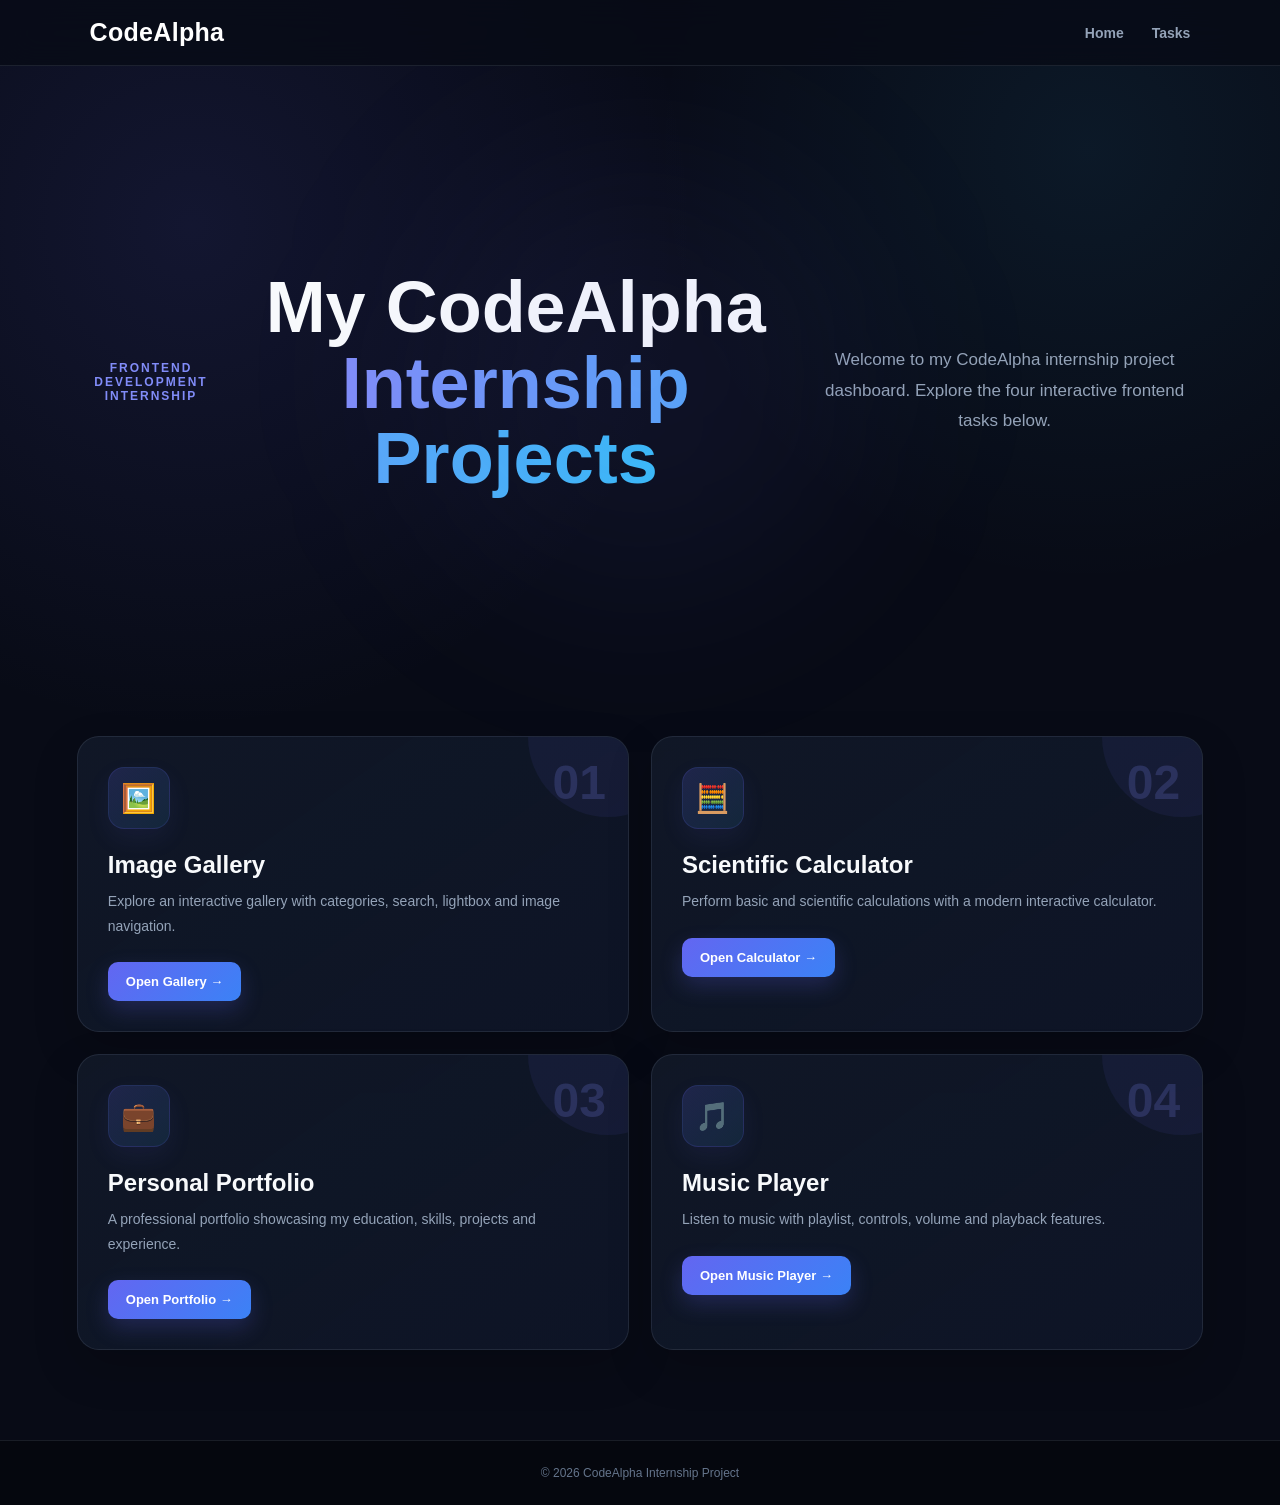
<file: index.html>
<!DOCTYPE html>
<html lang="en">

<head>
    <meta charset="UTF-8">
    <meta name="viewport" content="width=device-width, initial-scale=1.0">

    <title>CodeAlpha Internship</title>

    <link rel="stylesheet" href="style.css">
</head>

<body>

    <header class="header">
        <div class="logo">CodeAlpha</div>

        <nav>
            <a href="#">Home</a>
            <a href="#tasks">Tasks</a>
        </nav>
    </header>


    <main>

        <section class="hero">

            <p class="subtitle">FRONTEND DEVELOPMENT INTERNSHIP</p>

            <h1>
                My CodeAlpha
                <span>Internship Projects</span>
            </h1>

            <p class="description">
                Welcome to my CodeAlpha internship project dashboard.
                Explore the four interactive frontend tasks below.
            </p>

        </section>


        <section class="tasks" id="tasks">

            <div class="task-card">

                <div class="task-number">01</div>

                <div class="task-icon">🖼️</div>

                <h2>Image Gallery</h2>

                <p>
                    Explore an interactive gallery with categories,
                    search, lightbox and image navigation.
                </p>

                <button onclick="openTask('gallery')">
                    Open Gallery →
                </button>

            </div>


            <div class="task-card">

                <div class="task-number">02</div>

                <div class="task-icon">🧮</div>

                <h2>Scientific Calculator</h2>

                <p>
                    Perform basic and scientific calculations
                    with a modern interactive calculator.
                </p>

                <button onclick="openTask('calculator')">
                    Open Calculator →
                </button>

            </div>


            <div class="task-card">

                <div class="task-number">03</div>

                <div class="task-icon">💼</div>

                <h2>Personal Portfolio</h2>

                <p>
                    A professional portfolio showcasing my
                    education, skills, projects and experience.
                </p>

                <button onclick="openTask('portfolio')">
                    Open Portfolio →
                </button>

            </div>


            <div class="task-card">

                <div class="task-number">04</div>

                <div class="task-icon">🎵</div>

                <h2>Music Player</h2>

                <p>
                    Listen to music with playlist, controls,
                    volume and playback features.
                </p>

                <button onclick="openTask('music-player')">
                    Open Music Player →
                </button>

            </div>

        </section>

    </main>


    <footer>

        <p>
            © 2026 CodeAlpha Internship Project
        </p>

    </footer>


    <script src="script.js"></script>

</body>

</html>
</file>
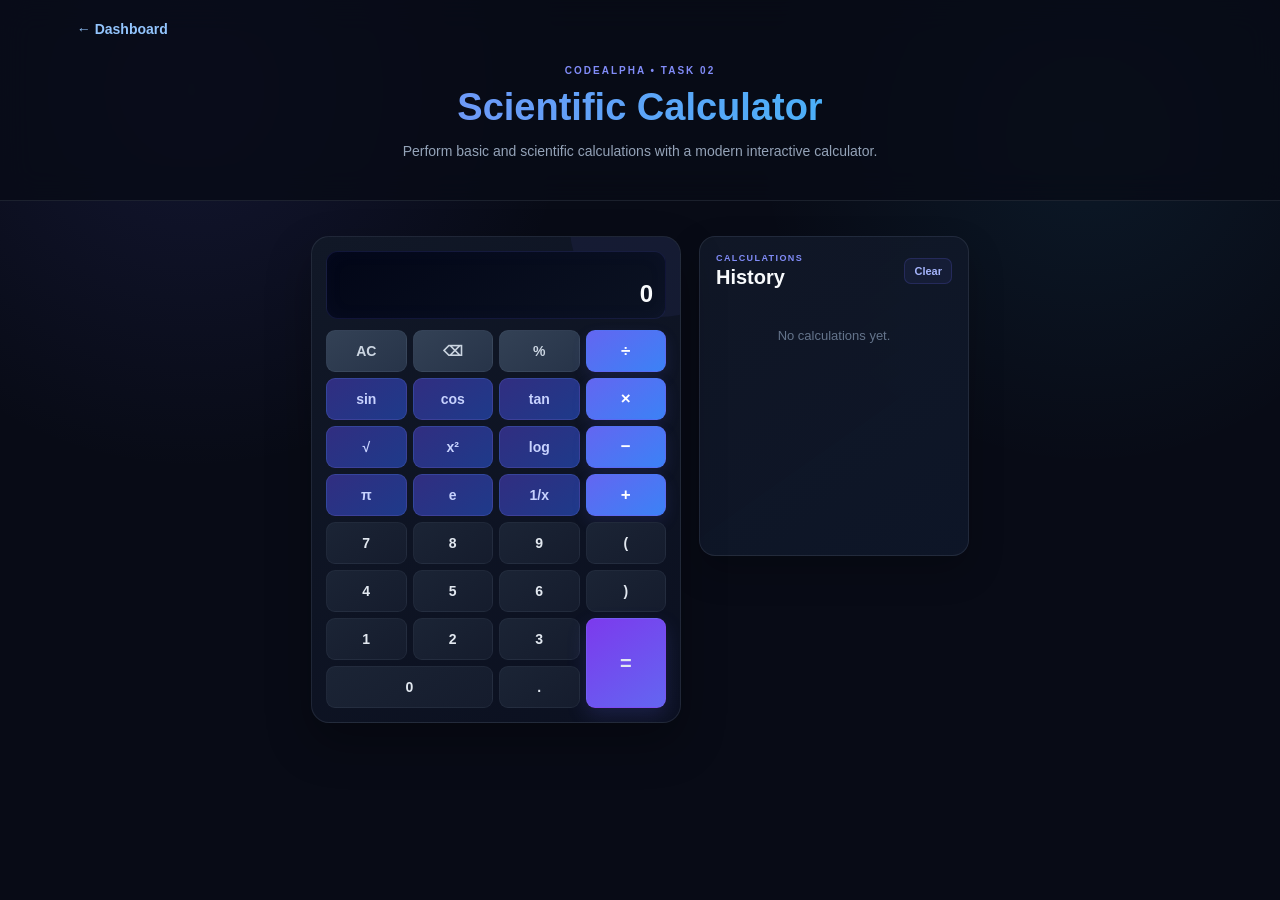
<file: calculator/calculator.html>
<!DOCTYPE html>
<html lang="en">

<head>

    <meta charset="UTF-8">

    <meta name="viewport" content="width=device-width, initial-scale=1.0">

    <title>Scientific Calculator</title>

    <link rel="stylesheet" href="calculator.css">

</head>

<body>

    <!-- =========================
         Top Header
    ========================== -->

    <header class="calculator-header">

        <a href="../index.html" class="back-button">
            ← Dashboard
        </a>

        <div class="header-content">

            <p class="small-title">
                CODEALPHA • TASK 02
            </p>

            <h1>
                Scientific Calculator
            </h1>

            <p>
                Perform basic and scientific calculations with
                a modern interactive calculator.
            </p>

        </div>

    </header>


    <!-- =========================
         Main Calculator Area
    ========================== -->

    <main class="calculator-page">

        <section class="calculator-wrapper">


            <!-- Calculator -->

            <div class="calculator">


                <!-- Display -->

                <div class="display-area">

                    <div
                        class="expression"
                        id="expression">
                    </div>

                    <input
                        type="text"
                        id="display"
                        class="display"
                        readonly
                        value="0"
                    >

                </div>


                <!-- Buttons -->

                <div class="buttons">


                    <!-- Row 1 -->

                    <button
                        class="function"
                        data-action="clear">
                        AC
                    </button>

                    <button
                        class="function"
                        data-action="delete">
                        ⌫
                    </button>

                    <button
                        class="function"
                        data-value="%">
                        %
                    </button>

                    <button
                        class="operator"
                        data-value="/">
                        ÷
                    </button>


                    <!-- Row 2 -->

                    <button
                        class="scientific"
                        data-action="sin">
                        sin
                    </button>

                    <button
                        class="scientific"
                        data-action="cos">
                        cos
                    </button>

                    <button
                        class="scientific"
                        data-action="tan">
                        tan
                    </button>

                    <button
                        class="operator"
                        data-value="*">
                        ×
                    </button>


                    <!-- Row 3 -->

                    <button
                        class="scientific"
                        data-action="sqrt">
                        √
                    </button>

                    <button
                        class="scientific"
                        data-action="square">
                        x²
                    </button>

                    <button
                        class="scientific"
                        data-action="log">
                        log
                    </button>

                    <button
                        class="operator"
                        data-value="-">
                        −
                    </button>


                    <!-- Row 4 -->

                    <button
                        class="scientific"
                        data-action="pi">
                        π
                    </button>

                    <button
                        class="scientific"
                        data-action="e">
                        e
                    </button>

                    <button
                        class="scientific"
                        data-action="reciprocal">
                        1/x
                    </button>

                    <button
                        class="operator"
                        data-value="+">
                        +
                    </button>


                    <!-- Row 5 -->

                    <button data-value="7">
                        7
                    </button>

                    <button data-value="8">
                        8
                    </button>

                    <button data-value="9">
                        9
                    </button>

                    <button data-value="(">
                        (
                    </button>


                    <!-- Row 6 -->

                    <button data-value="4">
                        4
                    </button>

                    <button data-value="5">
                        5
                    </button>

                    <button data-value="6">
                        6
                    </button>

                    <button data-value=")">
                        )
                    </button>


                    <!-- Row 7 -->

                    <button data-value="1">
                        1
                    </button>

                    <button data-value="2">
                        2
                    </button>

                    <button data-value="3">
                        3
                    </button>

                    <button
                        class="equal"
                        data-action="calculate">
                        =
                    </button>


                    <!-- Row 8 -->

                    <button
                        class="zero"
                        data-value="0">
                        0
                    </button>

                    <button data-value=".">
                        .
                    </button>

                </div>

            </div>


            <!-- =========================
                 History
            ========================== -->

            <aside class="history-panel">

                <div class="history-header">

                    <div>

                        <p class="history-label">
                            CALCULATIONS
                        </p>

                        <h2>
                            History
                        </h2>

                    </div>

                    <button
                        id="clearHistory"
                        class="clear-history">
                        Clear
                    </button>

                </div>


                <div
                    class="history-list"
                    id="historyList">

                    <p class="empty-history">
                        No calculations yet.
                    </p>

                </div>

            </aside>

        </section>

    </main>


    <script src="calculator.js"></script>

</body>

</html>
</file>
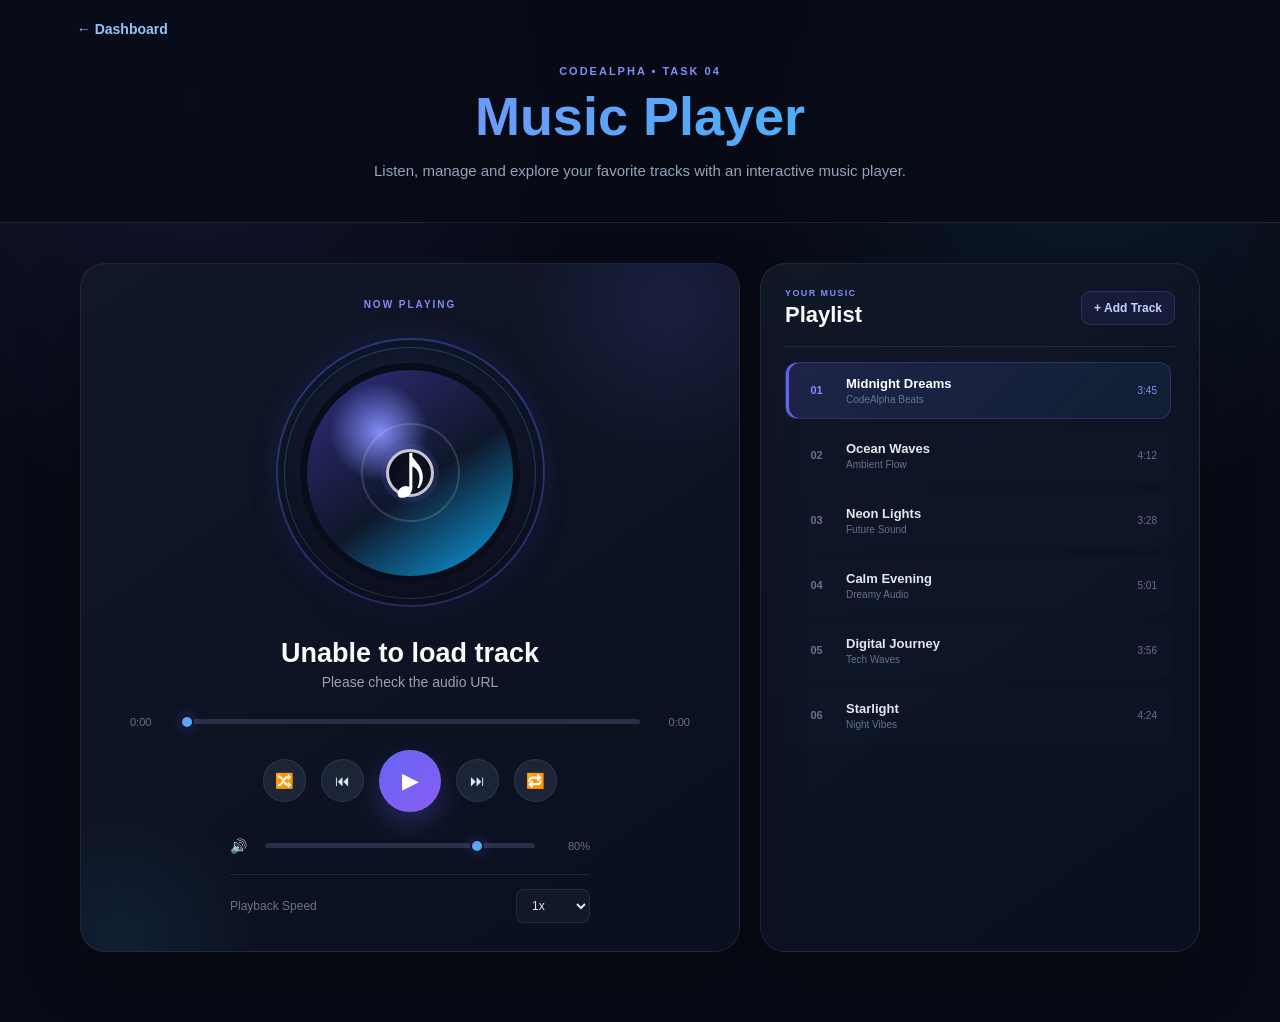
<file: music-player/music.html>
<!DOCTYPE html>
<html lang="en">

<head>

    <meta charset="UTF-8">

    <meta name="viewport" content="width=device-width, initial-scale=1.0">

    <title>Tayyiba | Music Player</title>

    <link rel="stylesheet" href="music.css">

</head>


<body>


    <!-- =========================
         Header
    ========================== -->

    <header class="music-header">

        <a href="../index.html" class="back-button">
            ← Dashboard
        </a>


        <div class="header-content">

            <p class="small-title">
                CODEALPHA • TASK 04
            </p>

            <h1>
                Music Player
            </h1>

            <p>
                Listen, manage and explore your favorite tracks
                with an interactive music player.
            </p>

        </div>

    </header>



    <!-- =========================
         Main Music App
    ========================== -->

    <main class="music-page">


        <section class="music-app">


            <!-- =========================
                 Left Side - Player
            ========================== -->

            <div class="player-section">


                <div class="now-playing-label">
                    NOW PLAYING
                </div>


                <!-- Album Cover -->

                <div class="album-area">

                    <div class="album-cover">

                        <div class="music-symbol">
                            ♪
                        </div>

                    </div>

                </div>


                <!-- Track Information -->

                <div class="track-info">

                    <h2 id="trackTitle">
                        Midnight Dreams
                    </h2>

                    <p id="trackArtist">
                        CodeAlpha Beats
                    </p>

                </div>


                <!-- Progress -->

                <div class="progress-section">

                    <span id="currentTime">
                        0:00
                    </span>


                    <input
                        type="range"
                        id="progressBar"
                        min="0"
                        max="100"
                        value="0"
                    >


                    <span id="duration">
                        0:00
                    </span>

                </div>


                <!-- Main Controls -->

                <div class="player-controls">


                    <button
                        id="shuffleButton"
                        class="control-button"
                        title="Shuffle">

                        🔀

                    </button>


                    <button
                        id="previousButton"
                        class="control-button"
                        title="Previous">

                        ⏮

                    </button>


                    <button
                        id="playButton"
                        class="play-button"
                        title="Play">

                        ▶

                    </button>


                    <button
                        id="nextButton"
                        class="control-button"
                        title="Next">

                        ⏭

                    </button>


                    <button
                        id="repeatButton"
                        class="control-button"
                        title="Repeat">

                        🔁

                    </button>

                </div>


                <!-- Volume -->

                <div class="volume-section">

                    <span>
                        🔊
                    </span>


                    <input
                        type="range"
                        id="volumeControl"
                        min="0"
                        max="1"
                        step="0.01"
                        value="0.8"
                    >


                    <span id="volumeValue">
                        80%
                    </span>

                </div>


                <!-- Playback Speed -->

                <div class="speed-section">

                    <span>
                        Playback Speed
                    </span>


                    <select id="speedControl">

                        <option value="0.5">
                            0.5x
                        </option>

                        <option value="0.75">
                            0.75x
                        </option>

                        <option value="1" selected>
                            1x
                        </option>

                        <option value="1.25">
                            1.25x
                        </option>

                        <option value="1.5">
                            1.5x
                        </option>

                        <option value="2">
                            2x
                        </option>

                    </select>

                </div>


                <!-- Audio Element -->

                <audio id="audioPlayer"></audio>

            </div>



            <!-- =========================
                 Right Side - Playlist
            ========================== -->

            <aside class="playlist-section">


                <div class="playlist-header">


                    <div>

                        <p class="playlist-label">
                            YOUR MUSIC
                        </p>

                        <h2>
                            Playlist
                        </h2>

                    </div>


                    <button
                        id="addTrackButton"
                        class="add-track-button">

                        + Add Track

                    </button>

                </div>


                <!-- Playlist -->

                <div
                    class="playlist"
                    id="playlist">


                    <!-- Track 1 -->

                    <div
                        class="track active"
                        data-index="0">


                        <div class="track-number">
                            01
                        </div>


                        <div class="track-details">

                            <h3>
                                Midnight Dreams
                            </h3>

                            <p>
                                CodeAlpha Beats
                            </p>

                        </div>


                        <span class="track-duration">
                            3:45
                        </span>

                    </div>



                    <!-- Track 2 -->

                    <div
                        class="track"
                        data-index="1">


                        <div class="track-number">
                            02
                        </div>


                        <div class="track-details">

                            <h3>
                                Ocean Waves
                            </h3>

                            <p>
                                Ambient Flow
                            </p>

                        </div>


                        <span class="track-duration">
                            4:12
                        </span>

                    </div>



                    <!-- Track 3 -->

                    <div
                        class="track"
                        data-index="2">


                        <div class="track-number">
                            03
                        </div>


                        <div class="track-details">

                            <h3>
                                Neon Lights
                            </h3>

                            <p>
                                Future Sound
                            </p>

                        </div>


                        <span class="track-duration">
                            3:28
                        </span>

                    </div>



                    <!-- Track 4 -->

                    <div
                        class="track"
                        data-index="3">


                        <div class="track-number">
                            04
                        </div>


                        <div class="track-details">

                            <h3>
                                Calm Evening
                            </h3>

                            <p>
                                Dreamy Audio
                            </p>

                        </div>


                        <span class="track-duration">
                            5:01
                        </span>

                    </div>



                    <!-- Track 5 -->

                    <div
                        class="track"
                        data-index="4">


                        <div class="track-number">
                            05
                        </div>


                        <div class="track-details">

                            <h3>
                                Digital Journey
                            </h3>

                            <p>
                                Tech Waves
                            </p>

                        </div>


                        <span class="track-duration">
                            3:56
                        </span>

                    </div>



                    <!-- Track 6 -->

                    <div
                        class="track"
                        data-index="5">


                        <div class="track-number">
                            06
                        </div>


                        <div class="track-details">

                            <h3>
                                Starlight
                            </h3>

                            <p>
                                Night Vibes
                            </p>

                        </div>


                        <span class="track-duration">
                            4:24
                        </span>

                    </div>


                </div>

            </aside>

        </section>

    </main>



    <!-- =========================
         Add Track Modal
    ========================== -->

    <div
        class="add-track-modal"
        id="addTrackModal">


        <div class="add-track-box">


            <button
                id="modalClose"
                class="modal-close">

                &times;

            </button>


            <h2>
                Add New Track
            </h2>


            <p>
                Add a music track to your playlist.
            </p>


            <input
                type="text"
                id="trackNameInput"
                placeholder="Song title"
            >


            <input
                type="text"
                id="artistInput"
                placeholder="Artist name"
            >


            <input
                type="text"
                id="audioUrlInput"
                placeholder="Audio file URL"
            >


            <button
                id="saveTrackButton"
                class="save-track-button">

                Add to Playlist

            </button>

        </div>

    </div>



    <script src="music.js"></script>

</body>

</html>
</file>
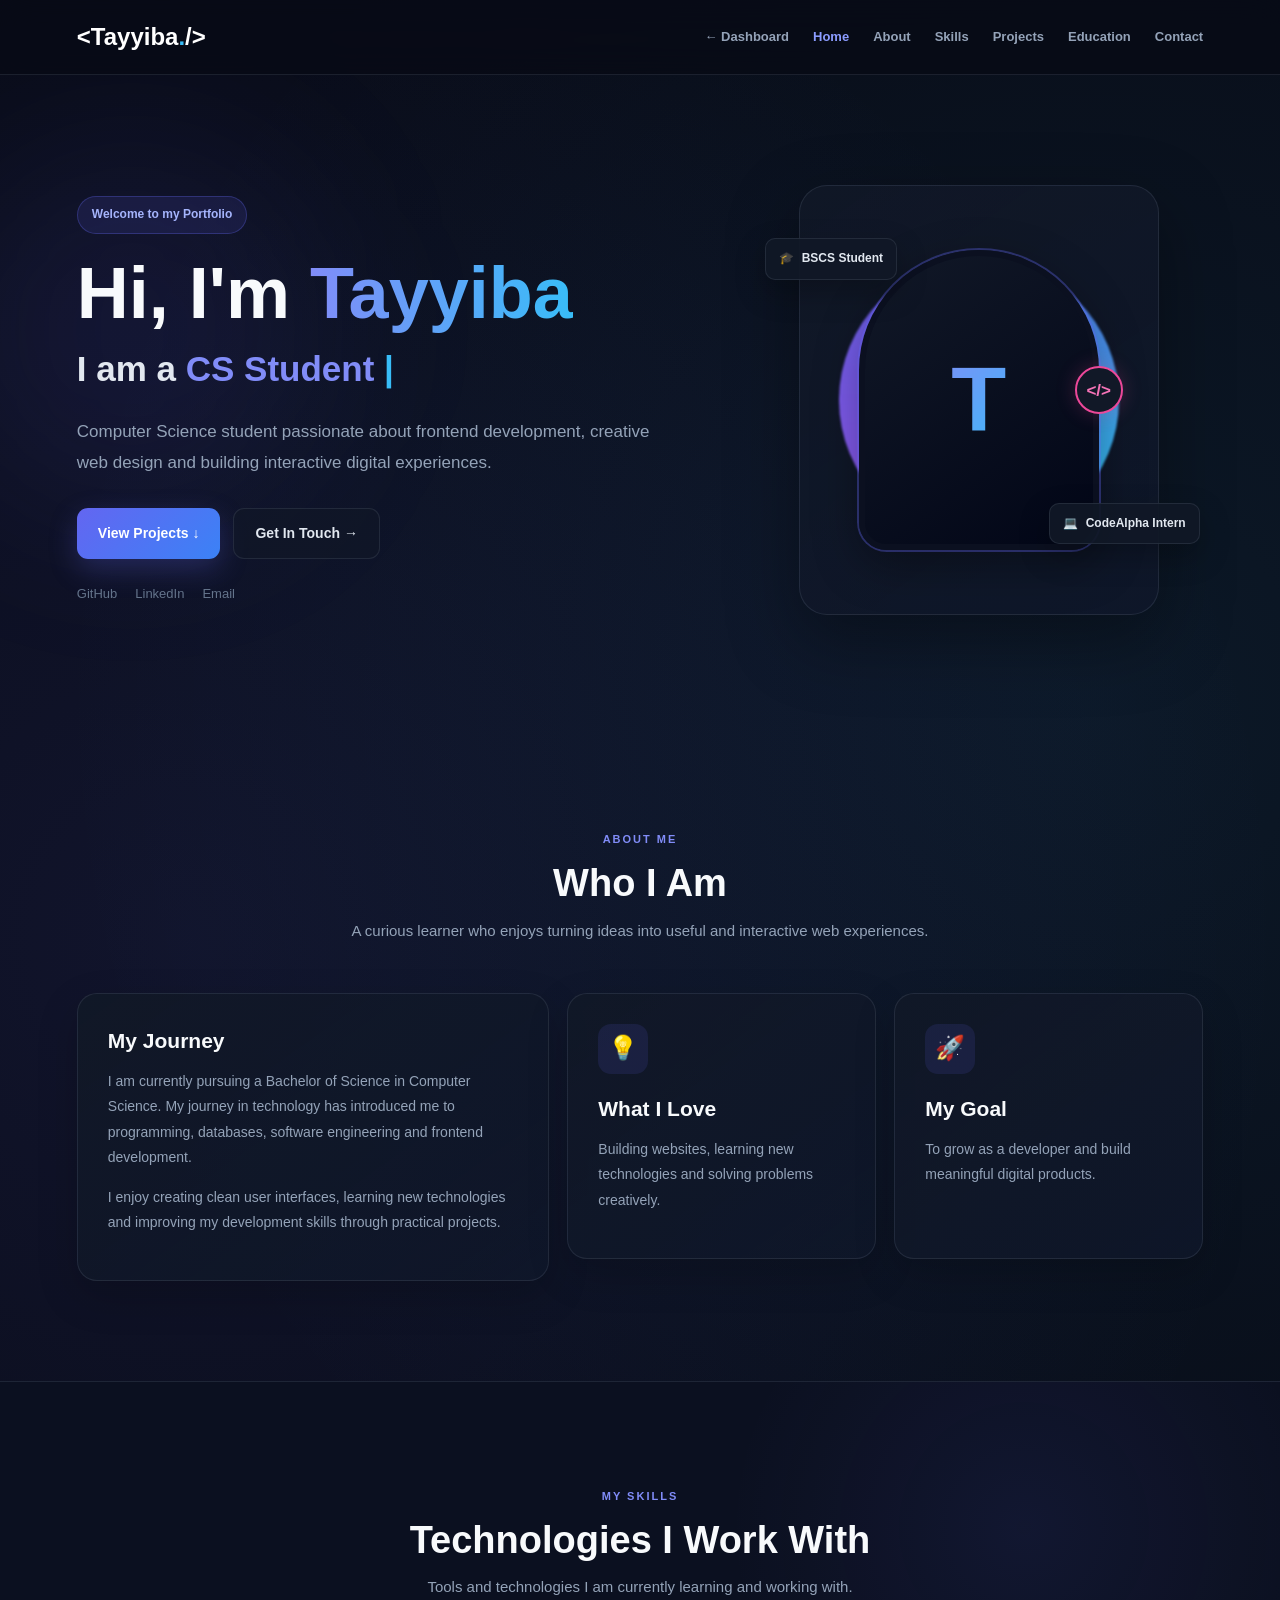
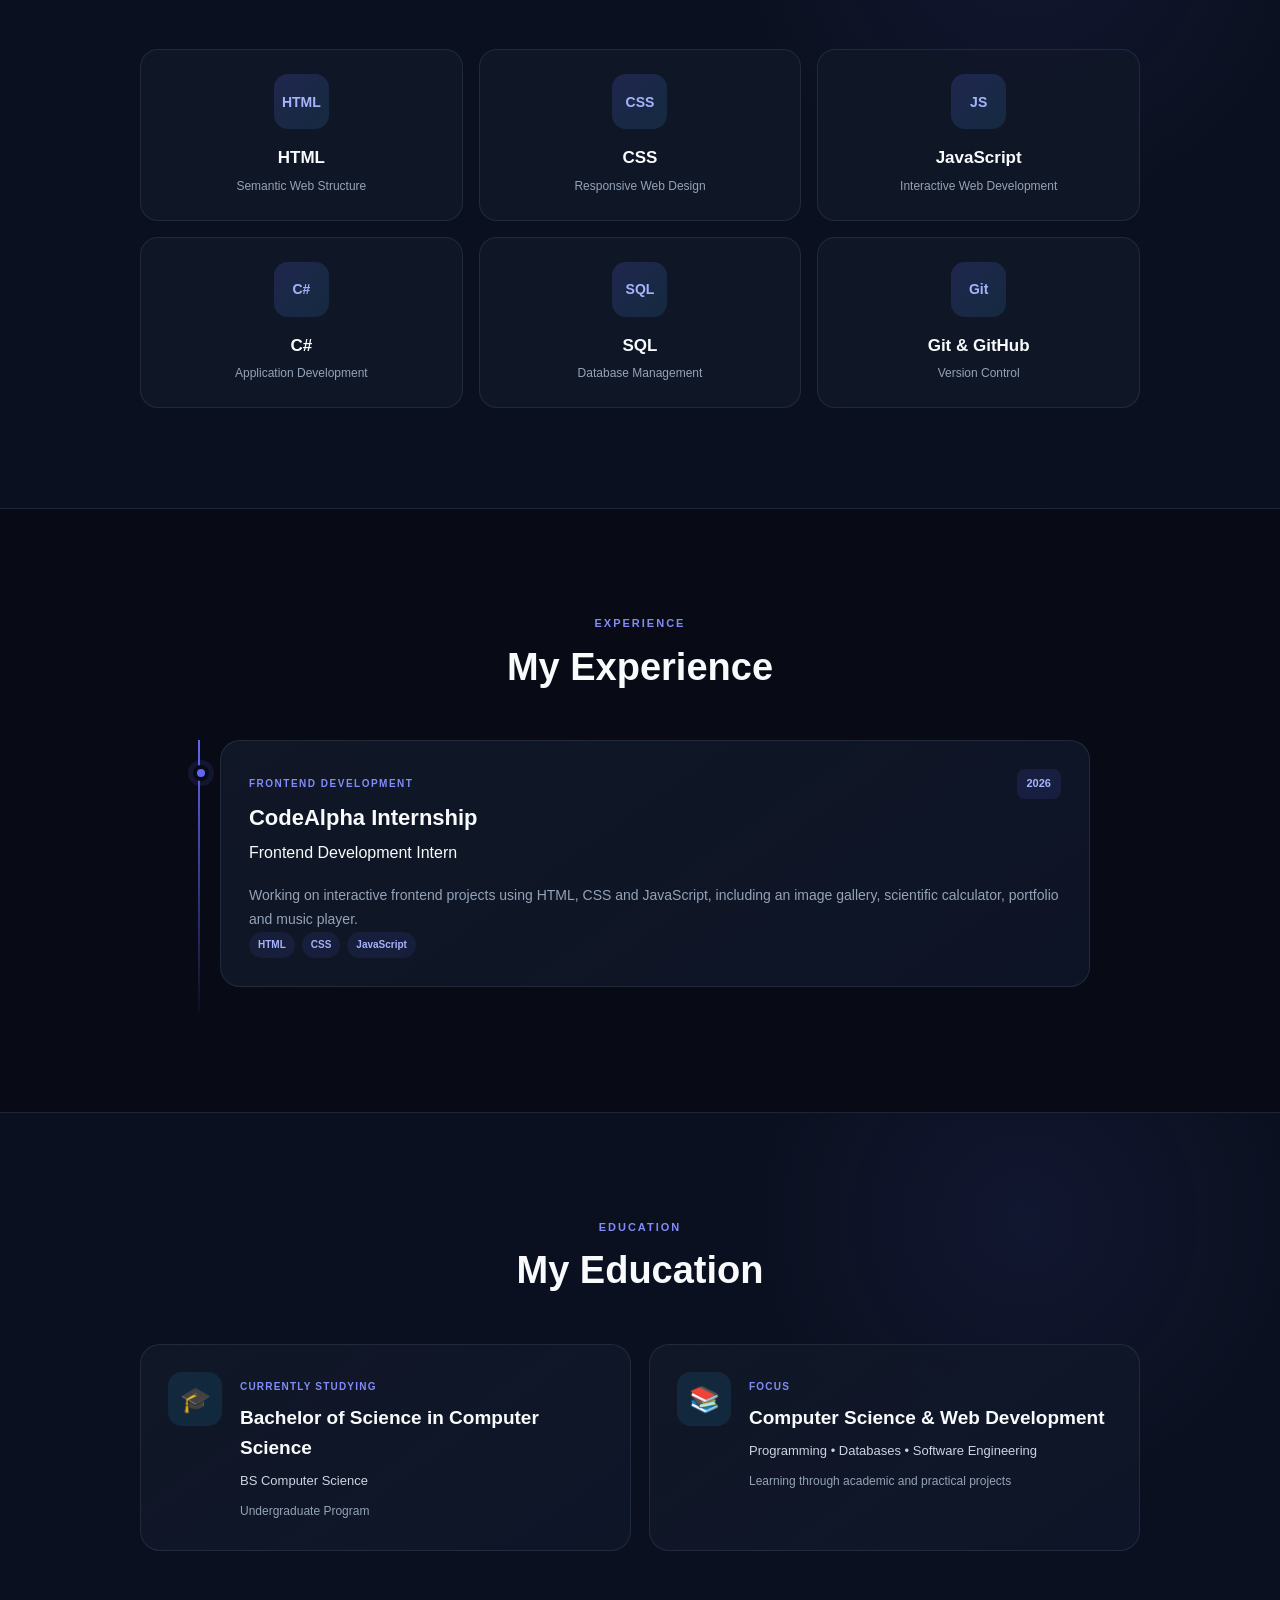
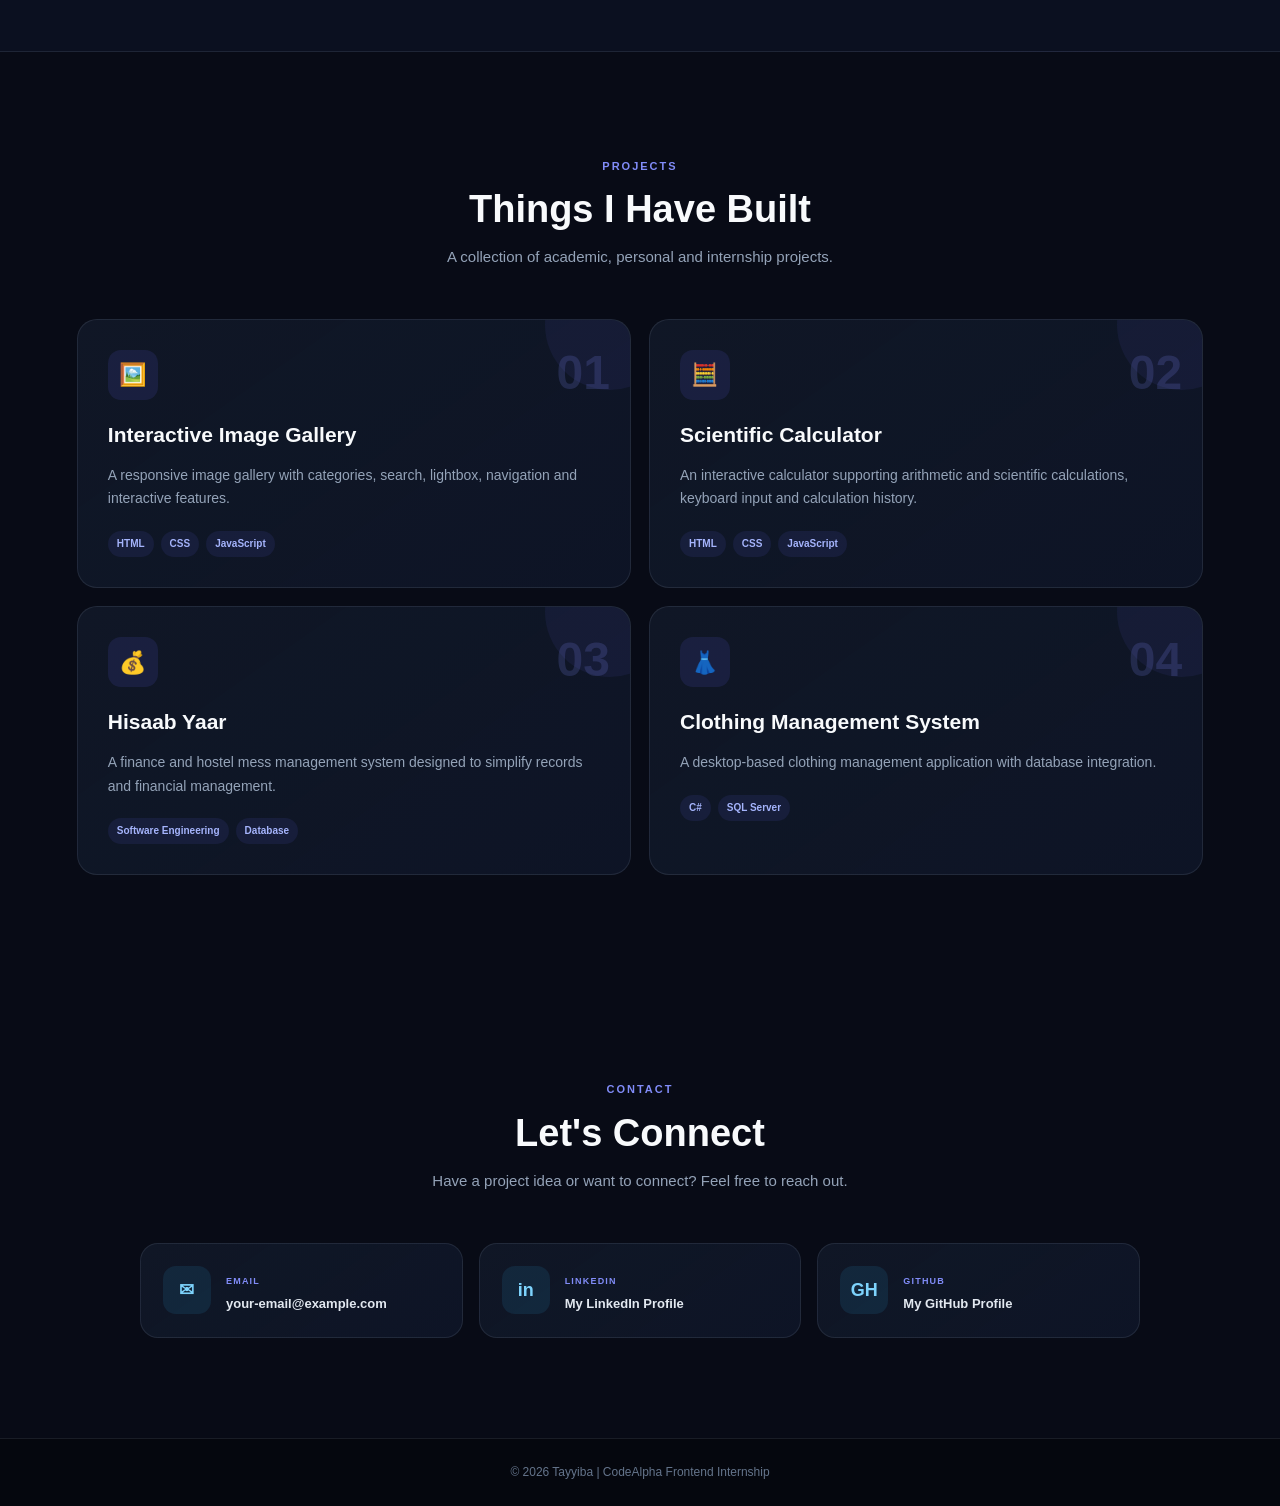
<file: portfolio/portfolio.html>
<!DOCTYPE html>
<html lang="en">

<head>

    <meta charset="UTF-8">

    <meta name="viewport" content="width=device-width, initial-scale=1.0">

    <title>Tayyiba | Portfolio</title>

    <link rel="stylesheet" href="portfolio.css">

</head>


<body>


    <!-- =========================
         Navigation Bar
    ========================== -->

    <header class="navbar">


        <!-- Logo -->

        <a href="../index.html" class="logo">
            &lt;Tayyiba<span>.</span>/&gt;
        </a>


        <!-- Navigation -->

        <nav class="nav-links">


            <a href="../index.html" class="dashboard-link">
                ← Dashboard
            </a>


            <a href="#home">
                Home
            </a>


            <a href="#about">
                About
            </a>


            <a href="#skills">
                Skills
            </a>


            <a href="#projects">
                Projects
            </a>


            <a href="#education">
                Education
            </a>


            <a href="#contact">
                Contact
            </a>

        </nav>

    </header>



    <!-- =========================
         Main Content
    ========================== -->

    <main>


        <!-- =========================
             HERO
        ========================== -->

        <section class="hero" id="home">


            <div class="hero-content">


                <div class="welcome-badge">
                    Welcome to my Portfolio
                </div>


                <h1>

                    Hi, I'm

                    <span class="name">
                        Tayyiba
                    </span>

                </h1>


                <h2 class="typing-text">

                    I am a

                    <span id="dynamicText">
                        CS Student
                    </span>

                    <span class="cursor">
                        |
                    </span>

                </h2>


                <p class="hero-description">

                    Computer Science student passionate about
                    frontend development, creative web design
                    and building interactive digital experiences.

                </p>


                <div class="hero-buttons">


                    <a
                        href="#projects"
                        class="primary-button">

                        View Projects ↓

                    </a>


                    <a
                        href="#contact"
                        class="secondary-button">

                        Get In Touch →

                    </a>

                </div>


                <div class="social-links">


                    <a href="#">
                        GitHub
                    </a>


                    <a href="#">
                        LinkedIn
                    </a>


                    <a href="mailto:your-email@example.com">
                        Email
                    </a>

                </div>

            </div>



            <!-- Hero Visual -->

            <div class="hero-visual">


                <div class="profile-card">


                    <div class="profile-glow"></div>


                    <div class="profile-image">

                        <div class="profile-letter">
                            T
                        </div>

                    </div>


                    <div class="floating-badge education-badge">

                        🎓

                        <span>
                            BSCS Student
                        </span>

                    </div>


                    <div class="floating-badge internship-badge">

                        💻

                        <span>
                            CodeAlpha Intern
                        </span>

                    </div>


                    <div class="code-badge">

                        &lt;/&gt;

                    </div>

                </div>

            </div>

        </section>



        <!-- =========================
             ABOUT
        ========================== -->

        <section class="section" id="about">


            <div class="section-heading">

                <span class="section-label">
                    ABOUT ME
                </span>

                <h2>
                    Who I Am
                </h2>

                <p>
                    A curious learner who enjoys turning ideas
                    into useful and interactive web experiences.
                </p>

            </div>


            <div class="about-grid">


                <div class="about-card main-about">

                    <h3>
                        My Journey
                    </h3>

                    <p>
                        I am currently pursuing a Bachelor of
                        Science in Computer Science. My journey
                        in technology has introduced me to
                        programming, databases, software
                        engineering and frontend development.
                    </p>

                    <p>
                        I enjoy creating clean user interfaces,
                        learning new technologies and improving
                        my development skills through practical
                        projects.
                    </p>

                </div>


                <div class="about-card">

                    <div class="about-icon">
                        💡
                    </div>

                    <h3>
                        What I Love
                    </h3>

                    <p>
                        Building websites, learning new
                        technologies and solving problems
                        creatively.
                    </p>

                </div>


                <div class="about-card">

                    <div class="about-icon">
                        🚀
                    </div>

                    <h3>
                        My Goal
                    </h3>

                    <p>
                        To grow as a developer and build
                        meaningful digital products.
                    </p>

                </div>

            </div>

        </section>



        <!-- =========================
             SKILLS
        ========================== -->

        <section
            class="section section-dark"
            id="skills">


            <div class="section-heading">

                <span class="section-label">
                    MY SKILLS
                </span>

                <h2>
                    Technologies I Work With
                </h2>

                <p>
                    Tools and technologies I am currently
                    learning and working with.
                </p>

            </div>


            <div class="skills-grid">


                <div class="skill-card">

                    <div class="skill-icon">
                        HTML
                    </div>

                    <h3>
                        HTML
                    </h3>

                    <p>
                        Semantic Web Structure
                    </p>

                </div>


                <div class="skill-card">

                    <div class="skill-icon">
                        CSS
                    </div>

                    <h3>
                        CSS
                    </h3>

                    <p>
                        Responsive Web Design
                    </p>

                </div>


                <div class="skill-card">

                    <div class="skill-icon">
                        JS
                    </div>

                    <h3>
                        JavaScript
                    </h3>

                    <p>
                        Interactive Web Development
                    </p>

                </div>


                <div class="skill-card">

                    <div class="skill-icon">
                        C#
                    </div>

                    <h3>
                        C#
                    </h3>

                    <p>
                        Application Development
                    </p>

                </div>


                <div class="skill-card">

                    <div class="skill-icon">
                        SQL
                    </div>

                    <h3>
                        SQL
                    </h3>

                    <p>
                        Database Management
                    </p>

                </div>


                <div class="skill-card">

                    <div class="skill-icon">
                        Git
                    </div>

                    <h3>
                        Git & GitHub
                    </h3>

                    <p>
                        Version Control
                    </p>

                </div>

            </div>

        </section>



        <!-- =========================
             EXPERIENCE
        ========================== -->

        <section
            class="section"
            id="experience">


            <div class="section-heading">

                <span class="section-label">
                    EXPERIENCE
                </span>

                <h2>
                    My Experience
                </h2>

            </div>


            <div class="timeline">


                <div class="timeline-item">


                    <div class="timeline-dot"></div>


                    <div class="experience-card">


                        <div class="experience-top">


                            <div>

                                <span class="experience-type">
                                    FRONTEND DEVELOPMENT
                                </span>

                                <h3>
                                    CodeAlpha Internship
                                </h3>

                                <p>
                                    Frontend Development Intern
                                </p>

                            </div>


                            <span class="experience-date">
                                2026
                            </span>

                        </div>


                        <p>

                            Working on interactive frontend
                            projects using HTML, CSS and
                            JavaScript, including an image
                            gallery, scientific calculator,
                            portfolio and music player.

                        </p>


                        <div class="tag-list">

                            <span>
                                HTML
                            </span>

                            <span>
                                CSS
                            </span>

                            <span>
                                JavaScript
                            </span>

                        </div>

                    </div>

                </div>

            </div>

        </section>



        <!-- =========================
             EDUCATION
        ========================== -->

        <section
            class="section section-dark"
            id="education">


            <div class="section-heading">

                <span class="section-label">
                    EDUCATION
                </span>

                <h2>
                    My Education
                </h2>

            </div>


            <div class="education-grid">


                <div class="education-card">


                    <div class="education-icon">
                        🎓
                    </div>


                    <div class="education-content">


                        <span class="education-status">
                            CURRENTLY STUDYING
                        </span>


                        <h3>
                            Bachelor of Science
                            in Computer Science
                        </h3>


                        <p>
                            BS Computer Science
                        </p>


                        <span>
                            Undergraduate Program
                        </span>

                    </div>

                </div>



                <div class="education-card">


                    <div class="education-icon">
                        📚
                    </div>


                    <div class="education-content">


                        <span class="education-status">
                            FOCUS
                        </span>


                        <h3>
                            Computer Science &
                            Web Development
                        </h3>


                        <p>
                            Programming • Databases •
                            Software Engineering
                        </p>


                        <span>
                            Learning through academic
                            and practical projects
                        </span>

                    </div>

                </div>

            </div>

        </section>



        <!-- =========================
             PROJECTS
        ========================== -->

        <section
            class="section"
            id="projects">


            <div class="section-heading">

                <span class="section-label">
                    PROJECTS
                </span>

                <h2>
                    Things I Have Built
                </h2>

                <p>
                    A collection of academic, personal
                    and internship projects.
                </p>

            </div>


            <div class="projects-grid">


                <article class="project-card">

                    <div class="project-number">
                        01
                    </div>

                    <div class="project-icon">
                        🖼️
                    </div>

                    <h3>
                        Interactive Image Gallery
                    </h3>

                    <p>
                        A responsive image gallery with
                        categories, search, lightbox,
                        navigation and interactive features.
                    </p>


                    <div class="tag-list">

                        <span>HTML</span>
                        <span>CSS</span>
                        <span>JavaScript</span>

                    </div>

                </article>



                <article class="project-card">

                    <div class="project-number">
                        02
                    </div>

                    <div class="project-icon">
                        🧮
                    </div>

                    <h3>
                        Scientific Calculator
                    </h3>

                    <p>
                        An interactive calculator supporting
                        arithmetic and scientific calculations,
                        keyboard input and calculation history.
                    </p>


                    <div class="tag-list">

                        <span>HTML</span>
                        <span>CSS</span>
                        <span>JavaScript</span>

                    </div>

                </article>



                <article class="project-card">

                    <div class="project-number">
                        03
                    </div>

                    <div class="project-icon">
                        💰
                    </div>

                    <h3>
                        Hisaab Yaar
                    </h3>

                    <p>
                        A finance and hostel mess management
                        system designed to simplify records
                        and financial management.
                    </p>


                    <div class="tag-list">

                        <span>
                            Software Engineering
                        </span>

                        <span>
                            Database
                        </span>

                    </div>

                </article>



                <article class="project-card">

                    <div class="project-number">
                        04
                    </div>

                    <div class="project-icon">
                        👗
                    </div>

                    <h3>
                        Clothing Management System
                    </h3>

                    <p>
                        A desktop-based clothing management
                        application with database integration.
                    </p>


                    <div class="tag-list">

                        <span>
                            C#
                        </span>

                        <span>
                            SQL Server
                        </span>

                    </div>

                </article>

            </div>

        </section>



        <!-- =========================
             CONTACT
        ========================== -->

        <section
            class="section contact-section"
            id="contact">


            <div class="section-heading">

                <span class="section-label">
                    CONTACT
                </span>

                <h2>
                    Let's Connect
                </h2>

                <p>
                    Have a project idea or want to connect?
                    Feel free to reach out.
                </p>

            </div>


            <div class="contact-grid">


                <a
                    href="mailto:your-email@example.com"
                    class="contact-card">


                    <div class="contact-icon">
                        ✉
                    </div>


                    <div>

                        <span>
                            EMAIL
                        </span>

                        <h3>
                            your-email@example.com
                        </h3>

                    </div>

                </a>



                <a
                    href="#"
                    class="contact-card">


                    <div class="contact-icon">
                        in
                    </div>


                    <div>

                        <span>
                            LINKEDIN
                        </span>

                        <h3>
                            My LinkedIn Profile
                        </h3>

                    </div>

                </a>



                <a
                    href="#"
                    class="contact-card">


                    <div class="contact-icon">
                        GH
                    </div>


                    <div>

                        <span>
                            GITHUB
                        </span>


                        <h3>
                            My GitHub Profile
                        </h3>

                    </div>

                </a>

            </div>

        </section>

    </main>



    <!-- =========================
         Footer
    ========================== -->

    <footer>

        <p>
            © 2026 Tayyiba | CodeAlpha Frontend Internship
        </p>

    </footer>



    <script src="portfolio.js"></script>

</body>

</html>
</file>
<file: style.css>
/* =========================
   Global
========================= */

* {
    margin: 0;
    padding: 0;
    box-sizing: border-box;
    scroll-behavior: smooth;
}

:root {
    --bg: #080b16;
    --bg-soft: #0f1424;
    --card: #111827;
    --card-light: #151c31;
    --text: #f8fafc;
    --muted: #94a3b8;
    --primary: #6366f1;
    --secondary: #38bdf8;
    --border: rgba(148, 163, 184, 0.14);
}


/* =========================
   Body
========================= */

body {
    font-family: Arial, sans-serif;

    background:
        radial-gradient(
            circle at 15% 15%,
            rgba(99, 102, 241, 0.12),
            transparent 30%
        ),
        radial-gradient(
            circle at 85% 10%,
            rgba(56, 189, 248, 0.08),
            transparent 25%
        ),
        var(--bg);

    color: var(--text);

    min-height: 100vh;

    overflow-x: hidden;
}


/* =========================
   Header
========================= */

.header {
    position: sticky;

    top: 0;

    z-index: 1000;

    display: flex;

    align-items: center;

    justify-content: space-between;

    padding: 18px 7%;

    background: rgba(8, 11, 22, 0.82);

    backdrop-filter: blur(16px);

    border-bottom: 1px solid var(--border);
}


/* Logo */

.logo {
    font-size: 25px;

    font-weight: 800;

    color: #ffffff;

    letter-spacing: 0.3px;
}


/* Navigation */

.header nav {
    display: flex;

    gap: 28px;
}

.header nav a {
    text-decoration: none;

    color: var(--muted);

    font-size: 14px;

    font-weight: 600;

    transition:
        color 0.3s ease,
        transform 0.3s ease;
}

.header nav a:hover {
    color: #ffffff;

    transform: translateY(-1px);
}


/* =========================
   Main
========================= */

main {
    width: 100%;
}


/* =========================
   Hero
========================= */

.hero {
    position: relative;

    width: 88%;

    max-width: 1200px;

    margin: auto;

    min-height: 650px;

    padding: 90px 0;

    display: flex;

    align-items: center;

    justify-content: center;

    text-align: center;
}


/* Hero Glow */

.hero::before {
    content: "";

    position: absolute;

    width: 420px;

    height: 420px;

    border-radius: 50%;

    background: rgba(99, 102, 241, 0.08);

    filter: blur(100px);

    top: 100px;

    left: 50%;

    transform: translateX(-50%);

    pointer-events: none;
}


/* Hero Content */

.hero-content {
    position: relative;

    z-index: 2;

    max-width: 900px;
}


/* Subtitle */

.subtitle {
    color: #818cf8;

    font-size: 12px;

    font-weight: 800;

    letter-spacing: 2px;

    margin-bottom: 18px;
}


/* Main Heading */

.hero h1 {
    font-size: clamp(45px, 7vw, 72px);

    line-height: 1.05;

    margin-bottom: 15px;
}

.hero h1 span {
    background:
        linear-gradient(
            90deg,
            #818cf8,
            #38bdf8
        );

    -webkit-background-clip: text;

    background-clip: text;

    color: transparent;
}


/* Description */

.description {
    max-width: 700px;

    margin: auto;

    color: var(--muted);

    font-size: 17px;

    line-height: 1.8;
}


/* =========================
   Task Cards
========================= */

.tasks {
    width: 88%;

    max-width: 1200px;

    margin: 20px auto 90px;

    display: grid;

    grid-template-columns: repeat(2, 1fr);

    gap: 22px;
}


/* Card */

.task-card {
    position: relative;

    padding: 30px;

    min-height: 270px;

    background:
        linear-gradient(
            145deg,
            rgba(17, 24, 39, 0.96),
            rgba(15, 23, 42, 0.82)
        );

    border: 1px solid var(--border);

    border-radius: 22px;

    overflow: hidden;

    box-shadow:
        0 18px 45px rgba(0, 0, 0, 0.18);

    transition:
        transform 0.35s ease,
        border-color 0.35s ease,
        box-shadow 0.35s ease;
}


/* Card Glow */

.task-card::before {
    content: "";

    position: absolute;

    width: 160px;

    height: 160px;

    border-radius: 50%;

    background: rgba(99, 102, 241, 0.08);

    top: -80px;

    right: -60px;

    transition:
        transform 0.45s ease,
        background 0.45s ease;
}

.task-card:hover {
    transform: translateY(-8px);

    border-color: rgba(99, 102, 241, 0.38);

    box-shadow:
        0 24px 55px rgba(0, 0, 0, 0.25);
}

.task-card:hover::before {
    transform: scale(1.5);

    background: rgba(99, 102, 241, 0.13);
}


/* Task Number */

.task-number {
    position: absolute;

    top: 18px;

    right: 22px;

    color: rgba(129, 140, 248, 0.20);

    font-size: 48px;

    font-weight: 900;
}


/* Task Icon */

.task-icon {
    position: relative;

    z-index: 2;

    width: 62px;

    height: 62px;

    display: flex;

    align-items: center;

    justify-content: center;

    margin-bottom: 22px;

    border-radius: 16px;

    background:
        linear-gradient(
            135deg,
            rgba(99, 102, 241, 0.18),
            rgba(56, 189, 248, 0.10)
        );

    border: 1px solid rgba(99, 102, 241, 0.16);

    font-size: 28px;

    box-shadow:
        0 10px 25px rgba(99, 102, 241, 0.08);
}


/* Task Title */

.task-card h2 {
    position: relative;

    z-index: 2;

    font-size: 24px;

    margin-bottom: 10px;
}


/* Task Description */

.task-card p {
    position: relative;

    z-index: 2;

    color: var(--muted);

    font-size: 14px;

    line-height: 1.75;

    max-width: 500px;

    margin-bottom: 24px;
}


/* =========================
   Task Button
========================= */

.task-card button {
    position: relative;

    z-index: 2;

    border: none;

    padding: 12px 18px;

    border-radius: 10px;

    background:
        linear-gradient(
            135deg,
            #6366f1,
            #3b82f6
        );

    color: white;

    font-size: 13px;

    font-weight: 700;

    cursor: pointer;

    box-shadow:
        0 9px 22px rgba(99, 102, 241, 0.22);

    transition:
        transform 0.3s ease,
        box-shadow 0.3s ease,
        opacity 0.3s ease;
}

.task-card button:hover {
    transform: translateY(-3px);

    box-shadow:
        0 14px 30px rgba(99, 102, 241, 0.32);
}

.task-card button:active {
    transform: scale(0.97);
}


/* =========================
   Footer
========================= */

footer {
    border-top: 1px solid var(--border);

    background: #05070e;

    text-align: center;

    padding: 25px;

    color: #64748b;

    font-size: 12px;
}


/* =========================
   Tablet
========================= */

@media (max-width: 850px) {

    .header {
        padding: 17px 5%;
    }

    .header nav {
        gap: 18px;
    }

    .hero {
        width: 90%;

        min-height: 560px;

        padding: 75px 0 50px;
    }

    .tasks {
        width: 90%;

        grid-template-columns: 1fr;
    }
}


/* =========================
   Mobile
========================= */

@media (max-width: 550px) {

    .header {
        flex-direction: column;

        gap: 12px;

        padding: 15px 5%;
    }

    .logo {
        font-size: 22px;
    }

    .header nav {
        gap: 15px;
    }

    .header nav a {
        font-size: 12px;
    }

    .hero {
        width: 92%;

        min-height: 500px;

        padding: 65px 0 45px;
    }

    .hero h1 {
        font-size: 42px;
    }

    .description {
        font-size: 15px;
    }

    .tasks {
        width: 92%;

        gap: 16px;

        margin-bottom: 65px;
    }

    .task-card {
        padding: 25px;

        min-height: 250px;
    }

    .task-card h2 {
        font-size: 21px;
    }

    .task-card p {
        font-size: 13px;
    }
}


/* =========================
   Small Mobile
========================= */

@media (max-width: 380px) {

    .header nav {
        gap: 10px;
    }

    .hero h1 {
        font-size: 36px;
    }

    .task-card {
        padding: 22px;
    }

    .task-icon {
        width: 55px;

        height: 55px;

        font-size: 24px;
    }
}
</file>
<file: calculator/calculator.css>
/* =========================
   Global
========================= */

* {
    margin: 0;
    padding: 0;
    box-sizing: border-box;
}

:root {
    --bg: #080b16;
    --bg-soft: #0f1424;
    --card: #111827;
    --card-light: #151c31;
    --text: #f8fafc;
    --muted: #94a3b8;

    --primary: #6366f1;
    --secondary: #38bdf8;
    --purple: #8b5cf6;

    --border: rgba(148, 163, 184, 0.14);
}

body {
    font-family: Arial, sans-serif;

    background:
        radial-gradient(
            circle at 15% 10%,
            rgba(99, 102, 241, 0.12),
            transparent 28%
        ),
        radial-gradient(
            circle at 85% 15%,
            rgba(56, 189, 248, 0.08),
            transparent 25%
        ),
        var(--bg);

    color: var(--text);

    min-height: 100vh;

    overflow-x: hidden;
}


/* =========================
   Header
========================= */

.calculator-header {
    background: rgba(8, 11, 22, 0.82);

    backdrop-filter: blur(16px);

    padding: 20px 6% 38px;

    border-bottom: 1px solid var(--border);
}

.back-button {
    display: inline-block;

    text-decoration: none;

    color: #93c5fd;

    font-size: 14px;

    font-weight: 700;

    margin-bottom: 28px;

    transition:
        color 0.3s ease,
        transform 0.3s ease;
}

.back-button:hover {
    color: white;

    transform: translateX(-5px);
}

.header-content {
    max-width: 800px;

    margin: auto;

    text-align: center;
}

.small-title {
    color: #818cf8;

    font-size: 10px;

    font-weight: 800;

    letter-spacing: 2px;

    margin-bottom: 10px;
}

.header-content h1 {
    font-size: 38px;

    line-height: 1.15;

    margin-bottom: 10px;

    background:
        linear-gradient(
            90deg,
            #818cf8,
            #38bdf8
        );

    -webkit-background-clip: text;

    background-clip: text;

    color: transparent;
}

.header-content p:last-child {
    color: var(--muted);

    font-size: 14px;

    line-height: 1.6;
}


/* =========================
   Main
========================= */

.calculator-page {
    width: 92%;

    max-width: 920px;

    margin: 35px auto 65px;
}

.calculator-wrapper {
    display: grid;

    grid-template-columns:
        minmax(280px, 370px)
        minmax(220px, 270px);

    justify-content: center;

    gap: 18px;

    align-items: start;
}


/* =========================
   Calculator
========================= */

.calculator {
    position: relative;

    width: 100%;

    padding: 14px;

    border-radius: 18px;

    background:
        linear-gradient(
            145deg,
            #111827,
            #0b1020
        );

    border: 1px solid var(--border);

    box-shadow:
        0 20px 45px rgba(0, 0, 0, 0.30);

    overflow: hidden;
}

.calculator::before {
    content: "";

    position: absolute;

    width: 180px;
    height: 180px;

    border-radius: 50%;

    background: rgba(99, 102, 241, 0.07);

    top: -100px;
    right: -70px;

    pointer-events: none;
}


/* =========================
   Display
========================= */

.display-area {
    position: relative;

    z-index: 2;

    background:
        linear-gradient(
            145deg,
            #020617,
            #0b1222
        );

    border-radius: 12px;

    padding: 10px 12px;

    margin-bottom: 11px;

    border: 1px solid rgba(99, 102, 241, 0.15);

    box-shadow:
        inset 0 0 20px rgba(99, 102, 241, 0.04);
}

.expression {
    min-height: 16px;

    color: #64748b;

    font-size: 11px;

    text-align: right;

    margin-bottom: 2px;

    overflow: hidden;

    white-space: nowrap;
}

.display {
    width: 100%;

    border: none;
    outline: none;

    background: transparent;

    color: #f8fafc;

    text-align: right;

    font-size: 24px;

    font-weight: 700;
}


/* =========================
   Buttons
========================= */

.buttons {
    position: relative;

    z-index: 2;

    display: grid;

    grid-template-columns: repeat(4, 1fr);

    gap: 6px;
}

.buttons button {
    min-height: 42px;

    border: 1px solid rgba(148, 163, 184, 0.08);

    border-radius: 9px;

    background:
        linear-gradient(
            145deg,
            #1b2435,
            #151c2d
        );

    color: #e2e8f0;

    font-size: 14px;

    font-weight: 600;

    cursor: pointer;

    transition:
        transform 0.18s ease,
        background 0.18s ease,
        border-color 0.18s ease,
        box-shadow 0.18s ease;
}

.buttons button:hover {
    transform: translateY(-2px);

    background:
        linear-gradient(
            145deg,
            #263149,
            #1c2538
        );

    border-color:
        rgba(99, 102, 241, 0.28);

    box-shadow:
        0 7px 16px rgba(0, 0, 0, 0.18);
}

.buttons button:active {
    transform: scale(0.95);
}


/* =========================
   Function Buttons
========================= */

.buttons .function {
    background:
        linear-gradient(
            145deg,
            #334155,
            #273449
        );

    color: #cbd5e1;
}

.buttons .function:hover {
    background:
        linear-gradient(
            145deg,
            #475569,
            #334155
        );
}


/* =========================
   Scientific Buttons
========================= */

.buttons .scientific {
    background:
        linear-gradient(
            145deg,
            #312e81,
            #1e3a8a
        );

    color: #c7d2fe;

    border-color:
        rgba(129, 140, 248, 0.18);
}

.buttons .scientific:hover {
    background:
        linear-gradient(
            145deg,
            #4338ca,
            #1d4ed8
        );

    color: white;

    border-color:
        rgba(129, 140, 248, 0.35);
}


/* =========================
   Operators
========================= */

.buttons .operator {
    background:
        linear-gradient(
            145deg,
            #6366f1,
            #3b82f6
        );

    color: white;

    font-size: 17px;

    border-color:
        rgba(99, 102, 241, 0.35);

    box-shadow:
        0 6px 15px rgba(99, 102, 241, 0.13);
}

.buttons .operator:hover {
    background:
        linear-gradient(
            145deg,
            #818cf8,
            #2563eb
        );
}


/* =========================
   Equal Button
========================= */

.buttons .equal {
    background:
        linear-gradient(
            145deg,
            #7c3aed,
            #6366f1
        );

    grid-row: span 2;

    font-size: 20px;

    border-color:
        rgba(139, 92, 246, 0.30);

    box-shadow:
        0 8px 20px rgba(99, 102, 241, 0.18);
}

.buttons .equal:hover {
    background:
        linear-gradient(
            145deg,
            #8b5cf6,
            #4f46e5
        );
}


/* =========================
   Zero Button
========================= */

.buttons .zero {
    grid-column: span 2;
}


/* =========================
   History
========================= */

.history-panel {
    min-height: 320px;

    padding: 16px;

    border-radius: 16px;

    background:
        linear-gradient(
            145deg,
            rgba(17, 24, 39, 0.96),
            rgba(15, 23, 42, 0.88)
        );

    border: 1px solid var(--border);

    box-shadow:
        0 15px 35px rgba(0, 0, 0, 0.22);
}

.history-header {
    display: flex;

    justify-content: space-between;

    align-items: center;

    margin-bottom: 14px;
}

.history-label {
    color: #818cf8;

    font-size: 9px;

    font-weight: 800;

    letter-spacing: 1.4px;

    margin-bottom: 3px;
}

.history-header h2 {
    color: #f8fafc;

    font-size: 20px;
}

.clear-history {
    border: 1px solid rgba(99, 102, 241, 0.20);

    background:
        rgba(99, 102, 241, 0.08);

    color: #a5b4fc;

    padding: 6px 9px;

    border-radius: 7px;

    font-size: 11px;

    font-weight: 700;

    cursor: pointer;

    transition:
        background 0.2s ease,
        color 0.2s ease;
}

.clear-history:hover {
    background:
        rgba(99, 102, 241, 0.16);

    color: white;
}


/* =========================
   History List
========================= */

.history-list {
    display: flex;

    flex-direction: column;

    gap: 7px;

    max-height: 360px;

    overflow-y: auto;
}

.history-item {
    padding: 9px;

    border-radius: 8px;

    background:
        rgba(15, 23, 42, 0.85);

    border: 1px solid var(--border);
}

.history-expression {
    color: #64748b;

    font-size: 11px;

    margin-bottom: 3px;
}

.history-result {
    color: #e2e8f0;

    font-size: 14px;

    font-weight: 700;
}

.empty-history {
    color: #64748b;

    text-align: center;

    padding: 25px 8px;

    font-size: 13px;
}


/* =========================
   Scrollbar
========================= */

.history-list::-webkit-scrollbar {
    width: 5px;
}

.history-list::-webkit-scrollbar-track {
    background: #0f172a;
}

.history-list::-webkit-scrollbar-thumb {
    background: #334155;

    border-radius: 10px;
}


/* =========================
   Tablet
========================= */

@media (max-width: 800px) {

    .calculator-wrapper {
        grid-template-columns: 1fr;
    }

    .calculator {
        max-width: 370px;

        margin: auto;
    }

    .history-panel {
        width: 100%;

        max-width: 370px;

        margin: auto;
    }
}


/* =========================
   Mobile
========================= */

@media (max-width: 500px) {

    .calculator-header {
        padding: 17px 5% 30px;
    }

    .back-button {
        margin-bottom: 23px;
    }

    .header-content h1 {
        font-size: 30px;
    }

    .header-content p:last-child {
        font-size: 13px;
    }

    .calculator-page {
        width: 94%;

        margin-top: 25px;
    }

    .calculator {
        padding: 11px;

        border-radius: 15px;
    }

    .buttons {
        gap: 5px;
    }

    .buttons button {
        min-height: 40px;

        font-size: 13px;
    }

    .buttons .operator {
        font-size: 16px;
    }

    .display {
        font-size: 23px;
    }

    .history-panel {
        padding: 13px;
    }
}


/* =========================
   Small Mobile
========================= */

@media (max-width: 360px) {

    .buttons {
        gap: 4px;
    }

    .buttons button {
        min-height: 37px;

        font-size: 12px;
    }

    .display {
        font-size: 21px;
    }
}
</file>
<file: music-player/music.css>
/* =========================
   Global
========================= */

* {
    margin: 0;
    padding: 0;
    box-sizing: border-box;
}

:root {
    --bg: #080b16;
    --bg-soft: #0f1424;
    --card: #111827;
    --card-light: #151c31;

    --text: #f8fafc;
    --muted: #94a3b8;

    --primary: #6366f1;
    --secondary: #38bdf8;
    --purple: #8b5cf6;

    --border: rgba(148, 163, 184, 0.14);
}

html {
    scroll-behavior: smooth;
}

body {
    font-family: Arial, sans-serif;

    background:
        radial-gradient(
            circle at 15% 10%,
            rgba(99, 102, 241, 0.12),
            transparent 28%
        ),
        radial-gradient(
            circle at 85% 15%,
            rgba(56, 189, 248, 0.08),
            transparent 25%
        ),
        var(--bg);

    color: var(--text);

    min-height: 100vh;

    overflow-x: hidden;
}


/* =========================
   Header
========================= */

.music-header {
    background: rgba(8, 11, 22, 0.84);

    backdrop-filter: blur(16px);

    padding: 20px 6% 38px;

    border-bottom: 1px solid var(--border);
}

.back-button {
    display: inline-block;

    text-decoration: none;

    color: #93c5fd;

    font-size: 14px;

    font-weight: 700;

    margin-bottom: 28px;

    transition:
        color 0.3s ease,
        transform 0.3s ease;
}

.back-button:hover {
    color: white;

    transform: translateX(-5px);
}

.header-content {
    max-width: 820px;

    margin: auto;

    text-align: center;
}

.small-title {
    color: #818cf8;

    font-size: 11px;

    font-weight: 800;

    letter-spacing: 2px;

    margin-bottom: 10px;
}

.header-content h1 {
    font-size: clamp(38px, 5vw, 54px);

    line-height: 1.1;

    margin-bottom: 12px;

    background:
        linear-gradient(
            90deg,
            #818cf8,
            #38bdf8
        );

    -webkit-background-clip: text;
    background-clip: text;

    color: transparent;
}

.header-content p:last-child {
    color: var(--muted);

    font-size: 15px;

    line-height: 1.7;
}


/* =========================
   Main Area
========================= */

.music-page {
    width: 92%;

    max-width: 1120px;

    margin: 40px auto 70px;
}


/* =========================
   Music App
========================= */

.music-app {
    display: grid;

    grid-template-columns:
        minmax(0, 1.2fr)
        minmax(300px, 0.8fr);

    gap: 20px;

    align-items: stretch;
}


/* =========================
   Player Section
========================= */

.player-section {
    position: relative;

    min-height: 670px;

    padding: 35px 45px 28px;

    background:
        linear-gradient(
            145deg,
            rgba(17, 24, 39, 0.97),
            rgba(11, 16, 32, 0.94)
        );

    border: 1px solid var(--border);

    border-radius: 25px;

    box-shadow:
        0 25px 60px rgba(0, 0, 0, 0.28);

    display: flex;

    flex-direction: column;

    align-items: center;

    overflow: hidden;
}

.player-section::before {
    content: "";

    position: absolute;

    width: 320px;
    height: 320px;

    border-radius: 50%;

    background:
        radial-gradient(
            circle,
            rgba(99, 102, 241, 0.14),
            transparent 70%
        );

    top: -120px;
    right: -90px;

    pointer-events: none;
}

.player-section::after {
    content: "";

    position: absolute;

    width: 280px;
    height: 280px;

    border-radius: 50%;

    background:
        radial-gradient(
            circle,
            rgba(56, 189, 248, 0.08),
            transparent 70%
        );

    bottom: -130px;
    left: -100px;

    pointer-events: none;
}


/* =========================
   Now Playing
========================= */

.now-playing-label {
    position: relative;

    z-index: 2;

    color: #818cf8;

    font-size: 10px;

    font-weight: 800;

    letter-spacing: 2px;

    margin-bottom: 23px;
}


/* =========================
   Album Area
========================= */

.album-area {
    position: relative;

    z-index: 2;

    width: 280px;
    height: 280px;

    display: flex;

    justify-content: center;
    align-items: center;

    margin-bottom: 25px;
}

.album-area::before {
    content: "";

    position: absolute;

    width: 265px;
    height: 265px;

    border-radius: 50%;

    border: 2px solid rgba(99, 102, 241, 0.40);

    box-shadow:
        0 0 30px rgba(99, 102, 241, 0.16);

    animation: albumGlow 4s ease-in-out infinite;
}

.album-area::after {
    content: "";

    position: absolute;

    width: 250px;
    height: 250px;

    border-radius: 50%;

    border: 1px solid rgba(56, 189, 248, 0.30);
}

@keyframes albumGlow {

    0%,
    100% {
        transform: scale(1);

        opacity: 0.75;
    }

    50% {
        transform: scale(1.035);

        opacity: 1;
    }
}


/* Album Cover */

.album-cover {
    position: relative;

    z-index: 3;

    width: 220px;
    height: 220px;

    border-radius: 50%;

    background:
        radial-gradient(
            circle at 35% 30%,
            #818cf8,
            transparent 25%
        ),
        linear-gradient(
            145deg,
            #312e81,
            #0f172a 55%,
            #0ea5e9
        );

    border: 7px solid #090d1a;

    box-shadow:
        0 18px 45px rgba(0, 0, 0, 0.45),
        0 0 30px rgba(99, 102, 241, 0.18);

    display: flex;

    justify-content: center;
    align-items: center;

    overflow: hidden;
}

.album-cover::before {
    content: "";

    position: absolute;

    width: 95px;
    height: 95px;

    border-radius: 50%;

    border: 2px solid rgba(255, 255, 255, 0.14);
}

.album-cover::after {
    content: "";

    position: absolute;

    width: 42px;
    height: 42px;

    border-radius: 50%;

    background: #080b16;

    border: 3px solid rgba(255, 255, 255, 0.78);

    box-shadow:
        0 0 0 5px rgba(99, 102, 241, 0.13);
}

.music-symbol {
    position: relative;

    z-index: 5;

    color: white;

    font-size: 82px;

    line-height: 1;

    transform: translateY(-2px);

    text-shadow:
        0 0 25px rgba(129, 140, 248, 0.30);
}


/* =========================
   Track Information
========================= */

.track-info {
    position: relative;

    z-index: 2;

    text-align: center;

    margin-bottom: 26px;
}

.track-info h2 {
    font-size: 27px;

    margin-bottom: 5px;
}

.track-info p {
    color: #94a3b8;

    font-size: 14px;
}


/* =========================
   Progress
========================= */

.progress-section {
    position: relative;

    z-index: 2;

    width: 100%;

    max-width: 560px;

    display: grid;

    grid-template-columns: 40px 1fr 40px;

    align-items: center;

    gap: 10px;

    margin-bottom: 22px;
}

.progress-section span {
    color: #64748b;

    font-size: 11px;
}

.progress-section span:last-child {
    text-align: right;
}


/* Range Inputs */

#progressBar,
#volumeControl {
    width: 100%;

    appearance: none;

    -webkit-appearance: none;

    height: 5px;

    border-radius: 10px;

    outline: none;

    cursor: pointer;

    background:
        #263148;
}

#progressBar::-webkit-slider-thumb,
#volumeControl::-webkit-slider-thumb {
    appearance: none;

    -webkit-appearance: none;

    width: 14px;
    height: 14px;

    border-radius: 50%;

    background:
        linear-gradient(
            135deg,
            #818cf8,
            #38bdf8
        );

    border: 2px solid #0f172a;

    box-shadow:
        0 0 12px rgba(99, 102, 241, 0.35);

    cursor: pointer;
}

#progressBar::-moz-range-thumb,
#volumeControl::-moz-range-thumb {
    width: 14px;
    height: 14px;

    border: 2px solid #0f172a;

    border-radius: 50%;

    background:
        linear-gradient(
            135deg,
            #818cf8,
            #38bdf8
        );

    cursor: pointer;
}


/* =========================
   Player Controls
========================= */

.player-controls {
    position: relative;

    z-index: 2;

    display: flex;

    align-items: center;

    justify-content: center;

    gap: 15px;

    margin-bottom: 26px;
}

.control-button,
.play-button {
    border: 1px solid var(--border);

    cursor: pointer;

    display: flex;

    justify-content: center;
    align-items: center;

    color: #e2e8f0;

    transition:
        transform 0.25s ease,
        background 0.25s ease,
        border-color 0.25s ease,
        box-shadow 0.25s ease;
}

.control-button {
    width: 43px;
    height: 43px;

    border-radius: 50%;

    background:
        rgba(30, 41, 59, 0.9);

    font-size: 15px;
}

.control-button:hover {
    transform: translateY(-3px);

    background:
        rgba(99, 102, 241, 0.16);

    border-color:
        rgba(99, 102, 241, 0.35);

    box-shadow:
        0 8px 20px rgba(99, 102, 241, 0.12);
}

.play-button {
    width: 62px;
    height: 62px;

    border-radius: 50%;

    background:
        linear-gradient(
            135deg,
            #6366f1,
            #8b5cf6
        );

    color: white;

    font-size: 22px;

    box-shadow:
        0 12px 28px rgba(99, 102, 241, 0.28);
}

.play-button:hover {
    transform: scale(1.06);

    box-shadow:
        0 16px 34px rgba(99, 102, 241, 0.38);
}

.control-button.active {
    color: #a5b4fc;

    background:
        rgba(99, 102, 241, 0.16);

    border-color:
        rgba(99, 102, 241, 0.42);
}


/* =========================
   Volume
========================= */

.volume-section {
    position: relative;

    z-index: 2;

    width: 100%;

    max-width: 360px;

    display: grid;

    grid-template-columns: 25px 1fr 45px;

    align-items: center;

    gap: 10px;

    margin-bottom: 20px;
}

.volume-section span:first-child {
    font-size: 14px;
}

#volumeValue {
    color: #64748b;

    font-size: 11px;

    text-align: right;
}


/* =========================
   Playback Speed
========================= */

.speed-section {
    position: relative;

    z-index: 2;

    width: 100%;

    max-width: 360px;

    display: flex;

    align-items: center;

    justify-content: space-between;

    gap: 15px;

    padding-top: 14px;

    border-top: 1px solid var(--border);
}

.speed-section > span {
    color: #64748b;

    font-size: 12px;
}

.speed-section select {
    padding: 8px 11px;

    border: 1px solid var(--border);

    border-radius: 8px;

    background: #111827;

    color: #e2e8f0;

    outline: none;

    cursor: pointer;

    font-size: 12px;
}

.speed-section select:focus {
    border-color:
        rgba(99, 102, 241, 0.45);
}

.speed-section select option {
    background: #111827;

    color: white;
}


/* =========================
   Playlist
========================= */

.playlist-section {
    min-height: 670px;

    padding: 24px;

    background:
        linear-gradient(
            145deg,
            rgba(17, 24, 39, 0.97),
            rgba(11, 16, 32, 0.94)
        );

    border: 1px solid var(--border);

    border-radius: 25px;

    box-shadow:
        0 25px 60px rgba(0, 0, 0, 0.25);

    display: flex;

    flex-direction: column;
}


/* Playlist Header */

.playlist-header {
    display: flex;

    justify-content: space-between;

    align-items: center;

    gap: 15px;

    padding-bottom: 18px;

    border-bottom: 1px solid var(--border);

    margin-bottom: 15px;
}

.playlist-label {
    color: #818cf8;

    font-size: 9px;

    font-weight: 800;

    letter-spacing: 1.4px;

    margin-bottom: 4px;
}

.playlist-header h2 {
    font-size: 22px;
}

.add-track-button {
    border: 1px solid rgba(99, 102, 241, 0.25);

    background:
        rgba(99, 102, 241, 0.10);

    color: #c7d2fe;

    padding: 9px 12px;

    border-radius: 9px;

    font-size: 12px;

    font-weight: 700;

    cursor: pointer;

    white-space: nowrap;

    transition:
        background 0.3s ease,
        transform 0.3s ease,
        box-shadow 0.3s ease;
}

.add-track-button:hover {
    background:
        rgba(99, 102, 241, 0.20);

    transform: translateY(-2px);

    box-shadow:
        0 8px 18px rgba(99, 102, 241, 0.13);
}


/* Playlist Scroll */

.playlist {
    flex: 1;

    overflow-y: auto;

    padding-right: 4px;
}

.playlist::-webkit-scrollbar {
    width: 5px;
}

.playlist::-webkit-scrollbar-track {
    background: #0b1222;

    border-radius: 10px;
}

.playlist::-webkit-scrollbar-thumb {
    background: #334155;

    border-radius: 10px;
}


/* Track */

.track {
    display: grid;

    grid-template-columns:
        35px
        1fr
        auto;

    align-items: center;

    gap: 12px;

    padding: 13px;

    margin-bottom: 8px;

    border-radius: 12px;

    border: 1px solid transparent;

    background:
        rgba(15, 23, 42, 0.55);

    cursor: pointer;

    transition:
        transform 0.25s ease,
        background 0.25s ease,
        border-color 0.25s ease;
}

.track:hover {
    transform: translateX(3px);

    background:
        rgba(99, 102, 241, 0.09);

    border-color:
        rgba(99, 102, 241, 0.15);
}

.track.active {
    background:
        linear-gradient(
            135deg,
            rgba(99, 102, 241, 0.18),
            rgba(56, 189, 248, 0.07)
        );

    border-color:
        rgba(99, 102, 241, 0.26);

    box-shadow:
        inset 3px 0 0 #6366f1;
}


/* Track Number */

.track-number {
    color: #64748b;

    font-size: 11px;

    font-weight: 800;

    text-align: center;
}


/* Track Details */

.track-details {
    min-width: 0;
}

.track-details h3 {
    color: #e2e8f0;

    font-size: 13px;

    margin-bottom: 3px;

    white-space: nowrap;

    overflow: hidden;

    text-overflow: ellipsis;
}

.track-details p {
    color: #64748b;

    font-size: 10px;
}

.track-duration {
    color: #64748b;

    font-size: 10px;

    white-space: nowrap;
}

.track.active .track-number,
.track.active .track-duration {
    color: #818cf8;
}

.track.active .track-details h3 {
    color: white;
}


/* =========================
   Add Track Modal
========================= */

.add-track-modal {
    display: none;

    position: fixed;

    inset: 0;

    width: 100%;
    height: 100%;

    justify-content: center;
    align-items: center;

    padding: 20px;

    background:
        rgba(2, 6, 23, 0.82);

    backdrop-filter: blur(7px);

    z-index: 2000;
}

.add-track-modal.active {
    display: flex;
}

.add-track-box {
    position: relative;

    width: 100%;

    max-width: 440px;

    padding: 30px;

    background:
        linear-gradient(
            145deg,
            #111827,
            #0f172a
        );

    border: 1px solid var(--border);

    border-radius: 20px;

    box-shadow:
        0 30px 70px rgba(0, 0, 0, 0.45);

    animation: modalAppear 0.25s ease;
}

@keyframes modalAppear {

    from {
        opacity: 0;

        transform:
            translateY(18px)
            scale(0.97);
    }

    to {
        opacity: 1;

        transform:
            translateY(0)
            scale(1);
    }
}

.add-track-box h2 {
    color: white;

    font-size: 25px;

    margin-bottom: 7px;
}

.add-track-box > p {
    color: var(--muted);

    font-size: 13px;

    margin-bottom: 20px;
}

.add-track-box input {
    width: 100%;

    padding: 13px 14px;

    margin-bottom: 12px;

    border: 1px solid var(--border);

    border-radius: 10px;

    outline: none;

    background: #0b1222;

    color: white;

    font-size: 14px;

    transition:
        border-color 0.3s ease,
        box-shadow 0.3s ease;
}

.add-track-box input::placeholder {
    color: #64748b;
}

.add-track-box input:focus {
    border-color:
        rgba(99, 102, 241, 0.65);

    box-shadow:
        0 0 0 4px rgba(99, 102, 241, 0.10);
}

.save-track-button {
    width: 100%;

    border: none;

    padding: 13px;

    border-radius: 10px;

    background:
        linear-gradient(
            135deg,
            #6366f1,
            #3b82f6
        );

    color: white;

    font-size: 14px;

    font-weight: 700;

    cursor: pointer;

    transition:
        transform 0.3s ease,
        box-shadow 0.3s ease;
}

.save-track-button:hover {
    transform: translateY(-2px);

    box-shadow:
        0 12px 25px rgba(99, 102, 241, 0.25);
}

.modal-close {
    position: absolute;

    top: 12px;

    right: 16px;

    border: none;

    background: transparent;

    color: #94a3b8;

    font-size: 30px;

    cursor: pointer;

    transition:
        color 0.3s ease,
        transform 0.3s ease;
}

.modal-close:hover {
    color: white;

    transform: scale(1.1);
}


/* =========================
   Tablet
========================= */

@media (max-width: 950px) {

    .music-app {
        grid-template-columns: 1fr;
    }

    .player-section,
    .playlist-section {
        min-height: auto;
    }

    .player-section {
        max-width: 680px;

        width: 100%;

        margin: auto;
    }

    .playlist-section {
        max-width: 680px;

        width: 100%;

        margin: auto;

        min-height: 450px;
    }
}


/* =========================
   Mobile
========================= */

@media (max-width: 600px) {

    .music-header {
        padding: 17px 5% 30px;
    }

    .back-button {
        margin-bottom: 22px;
    }

    .header-content h1 {
        font-size: 30px;
    }

    .header-content p:last-child {
        font-size: 13px;
    }

    .music-page {
        width: 94%;

        margin-top: 25px;
    }

    .player-section {
        padding: 28px 18px 22px;

        border-radius: 19px;
    }

    .album-area {
        width: 235px;
        height: 235px;
    }

    .album-area::before {
        width: 220px;
        height: 220px;
    }

    .album-area::after {
        width: 207px;
        height: 207px;
    }

    .album-cover {
        width: 180px;
        height: 180px;
    }

    .music-symbol {
        font-size: 65px;
    }

    .track-info h2 {
        font-size: 23px;
    }

    .progress-section {
        grid-template-columns: 32px 1fr 32px;

        gap: 7px;
    }

    .player-controls {
        gap: 9px;
    }

    .control-button {
        width: 39px;
        height: 39px;

        font-size: 13px;
    }

    .play-button {
        width: 56px;
        height: 56px;

        font-size: 19px;
    }

    .volume-section,
    .speed-section {
        max-width: 330px;
    }

    .playlist-section {
        padding: 17px;

        border-radius: 19px;
    }

    .playlist-header {
        align-items: flex-start;
    }

    .add-track-button {
        padding: 8px 10px;

        font-size: 11px;
    }

    .track {
        grid-template-columns:
            28px
            1fr
            auto;

        gap: 8px;

        padding: 11px;
    }
}


/* =========================
   Small Mobile
========================= */

@media (max-width: 380px) {

    .player-section {
        padding-left: 12px;
        padding-right: 12px;
    }

    .album-area {
        width: 215px;
        height: 215px;
    }

    .album-area::before {
        width: 200px;
        height: 200px;
    }

    .album-area::after {
        width: 188px;
        height: 188px;
    }

    .album-cover {
        width: 165px;
        height: 165px;
    }

    .music-symbol {
        font-size: 58px;
    }

    .player-controls {
        gap: 6px;
    }

    .control-button {
        width: 36px;
        height: 36px;
    }

    .play-button {
        width: 52px;
        height: 52px;
    }
}
</file>
<file: portfolio/portfolio.css>
/* =========================
   Global
========================= */

* {
    margin: 0;
    padding: 0;
    box-sizing: border-box;
    scroll-behavior: smooth;
}

:root {
    --bg: #080b16;
    --bg-soft: #0f1424;
    --card: #111827;
    --card-light: #151c31;
    --text: #f8fafc;
    --muted: #94a3b8;
    --primary: #6366f1;
    --secondary: #38bdf8;
    --border: rgba(148, 163, 184, 0.14);
    --glow: rgba(99, 102, 241, 0.25);
}

body {
    font-family: Arial, sans-serif;
    background:
        radial-gradient(
            circle at 15% 20%,
            rgba(99, 102, 241, 0.10),
            transparent 28%
        ),
        radial-gradient(
            circle at 85% 15%,
            rgba(56, 189, 248, 0.08),
            transparent 25%
        ),
        var(--bg);

    color: var(--text);
    line-height: 1.6;
    overflow-x: hidden;
}

a {
    color: inherit;
}


/* =========================
   Navbar
========================= */

.navbar {
    position: sticky;
    top: 0;
    z-index: 1000;

    width: 100%;

    display: flex;
    align-items: center;
    justify-content: space-between;

    padding: 18px 6%;

    background: rgba(8, 11, 22, 0.80);
    backdrop-filter: blur(16px);

    border-bottom: 1px solid var(--border);
}

.logo {
    text-decoration: none;

    font-size: 24px;
    font-weight: 800;

    color: white;
}

.logo span {
    color: var(--secondary);
}

.nav-links {
    display: flex;
    align-items: center;
    gap: 24px;
}

.nav-links a {
    text-decoration: none;

    color: var(--muted);

    font-size: 13px;
    font-weight: 600;

    transition:
        color 0.3s ease,
        transform 0.3s ease;
}

.nav-links a:hover {
    color: white;
    transform: translateY(-1px);
}


/* =========================
   Hero
========================= */

.hero {
    position: relative;

    min-height: 650px;

    width: 88%;
    max-width: 1250px;

    margin: auto;

    display: grid;
    grid-template-columns: 1.15fr 0.85fr;

    align-items: center;

    gap: 70px;

    padding: 90px 0;
}

.hero::before {
    content: "";

    position: absolute;

    width: 350px;
    height: 350px;

    background: rgba(99, 102, 241, 0.10);

    filter: blur(90px);

    border-radius: 50%;

    left: -120px;
    top: 80px;

    pointer-events: none;
}

.hero-content {
    position: relative;
    z-index: 2;
}

.welcome-badge {
    display: inline-block;

    padding: 8px 14px;

    border-radius: 30px;

    background: rgba(99, 102, 241, 0.12);

    border: 1px solid rgba(99, 102, 241, 0.30);

    color: #a5b4fc;

    font-size: 12px;
    font-weight: 700;

    margin-bottom: 22px;
}

.hero h1 {
    font-size: clamp(46px, 6vw, 72px);

    line-height: 1.05;

    margin-bottom: 10px;
}

.name {
    background: linear-gradient(
        90deg,
        #818cf8,
        #38bdf8
    );

    -webkit-background-clip: text;
    background-clip: text;

    color: transparent;
}

.typing-text {
    font-size: clamp(24px, 3vw, 35px);

    color: #e2e8f0;

    min-height: 48px;

    margin-bottom: 20px;
}

.typing-text span {
    color: #818cf8;
}

.cursor {
    color: #38bdf8 !important;

    animation: blink 0.8s infinite;
}

@keyframes blink {
    50% {
        opacity: 0;
    }
}

.hero-description {
    max-width: 650px;

    color: var(--muted);

    font-size: 17px;

    line-height: 1.8;

    margin-bottom: 30px;
}


/* Hero Buttons */

.hero-buttons {
    display: flex;

    gap: 13px;

    flex-wrap: wrap;
}

.primary-button,
.secondary-button {
    display: inline-flex;

    align-items: center;
    justify-content: center;

    padding: 13px 21px;

    border-radius: 11px;

    text-decoration: none;

    font-size: 14px;
    font-weight: 700;

    transition:
        transform 0.3s ease,
        box-shadow 0.3s ease,
        background 0.3s ease;
}

.primary-button {
    background: linear-gradient(
        135deg,
        #6366f1,
        #3b82f6
    );

    color: white;

    box-shadow:
        0 10px 28px rgba(99, 102, 241, 0.25);
}

.primary-button:hover {
    transform: translateY(-3px);

    box-shadow:
        0 16px 32px rgba(99, 102, 241, 0.35);
}

.secondary-button {
    border: 1px solid var(--border);

    background: rgba(17, 24, 39, 0.65);

    color: #e2e8f0;
}

.secondary-button:hover {
    transform: translateY(-3px);

    background: #151c31;
}


/* Social Links */

.social-links {
    display: flex;

    gap: 18px;

    margin-top: 25px;
}

.social-links a {
    color: #64748b;

    font-size: 13px;

    text-decoration: none;

    transition: color 0.3s ease;
}

.social-links a:hover {
    color: #93c5fd;
}


/* =========================
   Hero Visual
========================= */

.hero-visual {
    position: relative;

    display: flex;

    justify-content: center;
}

.profile-card {
    position: relative;

    width: 360px;
    height: 430px;

    display: flex;

    align-items: center;
    justify-content: center;

    background:
        linear-gradient(
            145deg,
            rgba(17, 24, 39, 0.92),
            rgba(15, 23, 42, 0.80)
        );

    border: 1px solid var(--border);

    border-radius: 28px;

    box-shadow:
        0 25px 70px rgba(0, 0, 0, 0.35);

    overflow: visible;
}

.profile-glow {
    position: absolute;

    width: 280px;
    height: 280px;

    border-radius: 50%;

    background:
        conic-gradient(
            #6366f1,
            #38bdf8,
            #8b5cf6,
            #6366f1
        );

    filter: blur(1px);

    opacity: 0.95;

    animation: rotateGlow 8s linear infinite;
}

@keyframes rotateGlow {
    to {
        transform: rotate(360deg);
    }
}

.profile-image {
    position: relative;

    z-index: 2;

    width: 240px;
    height: 300px;

    display: flex;
    align-items: center;
    justify-content: center;

    background:
        linear-gradient(
            145deg,
            #111827,
            #020617
        );

    border: 6px solid #0b1020;

    border-radius: 130px 130px 30px 30px;

    box-shadow:
        0 0 0 2px rgba(99, 102, 241, 0.35),
        0 15px 45px rgba(0, 0, 0, 0.35);
}

.profile-letter {
    font-size: 90px;

    font-weight: 800;

    background: linear-gradient(
        135deg,
        #818cf8,
        #38bdf8
    );

    -webkit-background-clip: text;
    background-clip: text;

    color: transparent;
}


/* Floating Badges */

.floating-badge {
    position: absolute;

    z-index: 5;

    display: flex;
    align-items: center;

    gap: 8px;

    padding: 10px 13px;

    border-radius: 10px;

    background: rgba(17, 24, 39, 0.92);

    border: 1px solid var(--border);

    box-shadow:
        0 12px 30px rgba(0, 0, 0, 0.25);

    color: #e2e8f0;

    font-size: 12px;
    font-weight: 700;
}

.education-badge {
    top: 52px;
    left: -35px;
}

.internship-badge {
    right: -42px;
    bottom: 70px;
}

.code-badge {
    position: absolute;

    right: 35px;
    top: 42%;

    z-index: 6;

    width: 48px;
    height: 48px;

    display: flex;
    align-items: center;
    justify-content: center;

    border-radius: 50%;

    background: #111827;

    border: 2px solid #ec4899;

    color: #f472b6;

    font-size: 17px;
    font-weight: 800;

    box-shadow:
        0 0 20px rgba(236, 72, 153, 0.22);
}


/* =========================
   Sections
========================= */

.section {
    width: 88%;

    max-width: 1200px;

    margin: auto;

    padding: 100px 0;
}

.section-dark {
    width: 100%;
    max-width: none;

    padding-left: 6%;
    padding-right: 6%;

    background:
        radial-gradient(
            circle at 80% 20%,
            rgba(99, 102, 241, 0.08),
            transparent 25%
        ),
        #0b1020;

    border-top: 1px solid var(--border);

    border-bottom: 1px solid var(--border);
}

.section-heading {
    text-align: center;

    max-width: 700px;

    margin: 0 auto 50px;
}

.section-label {
    color: #818cf8;

    font-size: 11px;

    font-weight: 800;

    letter-spacing: 2px;
}

.section-heading h2 {
    font-size: 38px;

    line-height: 1.2;

    margin-top: 10px;

    margin-bottom: 12px;
}

.section-heading p {
    color: var(--muted);

    font-size: 15px;
}


/* =========================
   About
========================= */

.about-grid {
    display: grid;

    grid-template-columns: 1.3fr 0.85fr 0.85fr;

    gap: 18px;
}

.about-card {
    position: relative;

    background:
        linear-gradient(
            145deg,
            rgba(17, 24, 39, 0.95),
            rgba(15, 23, 42, 0.84)
        );

    border: 1px solid var(--border);

    padding: 30px;

    border-radius: 20px;

    box-shadow:
        0 15px 40px rgba(0, 0, 0, 0.18);

    transition:
        transform 0.3s ease,
        border-color 0.3s ease;
}

.about-card:hover {
    transform: translateY(-6px);

    border-color: rgba(99, 102, 241, 0.4);
}

.main-about {
    grid-row: span 2;
}

.about-card h3 {
    font-size: 21px;

    margin-bottom: 12px;
}

.about-card p {
    color: var(--muted);

    font-size: 14px;

    line-height: 1.8;

    margin-bottom: 15px;
}

.about-icon {
    width: 50px;
    height: 50px;

    display: flex;
    align-items: center;
    justify-content: center;

    margin-bottom: 18px;

    border-radius: 13px;

    background: rgba(99, 102, 241, 0.12);

    font-size: 24px;
}


/* =========================
   Skills
========================= */

.skills-grid {
    max-width: 1000px;

    margin: auto;

    display: grid;

    grid-template-columns: repeat(3, 1fr);

    gap: 16px;
}

.skill-card {
    background: rgba(17, 24, 39, 0.8);

    border: 1px solid var(--border);

    border-radius: 18px;

    padding: 24px;

    text-align: center;

    transition:
        transform 0.3s ease,
        border-color 0.3s ease,
        background 0.3s ease;
}

.skill-card:hover {
    transform: translateY(-6px);

    border-color: rgba(56, 189, 248, 0.35);

    background: rgba(21, 28, 49, 0.95);
}

.skill-icon {
    width: 55px;
    height: 55px;

    display: flex;
    align-items: center;
    justify-content: center;

    margin: 0 auto 15px;

    border-radius: 14px;

    background: linear-gradient(
        135deg,
        rgba(99, 102, 241, 0.2),
        rgba(56, 189, 248, 0.12)
    );

    color: #a5b4fc;

    font-size: 14px;
    font-weight: 800;
}

.skill-card h3 {
    font-size: 17px;

    margin-bottom: 5px;
}

.skill-card p {
    color: var(--muted);

    font-size: 12px;
}


/* =========================
   Experience Timeline
========================= */

.timeline {
    max-width: 900px;

    margin: auto;

    position: relative;

    padding-left: 30px;
}

.timeline::before {
    content: "";

    position: absolute;

    left: 8px;
    top: 0;
    bottom: 0;

    width: 2px;

    background: linear-gradient(
        to bottom,
        #6366f1,
        rgba(99, 102, 241, 0.05)
    );
}

.timeline-item {
    position: relative;

    padding-bottom: 25px;
}

.timeline-dot {
    position: absolute;

    left: -27px;
    top: 25px;

    width: 16px;
    height: 16px;

    border-radius: 50%;

    background: #6366f1;

    border: 4px solid #080b16;

    box-shadow:
        0 0 0 5px rgba(99, 102, 241, 0.12);
}

.experience-card {
    background:
        linear-gradient(
            145deg,
            rgba(17, 24, 39, 0.95),
            rgba(15, 23, 42, 0.82)
        );

    border: 1px solid var(--border);

    border-radius: 20px;

    padding: 28px;

    transition:
        transform 0.3s ease,
        border-color 0.3s ease;
}

.experience-card:hover {
    transform: translateX(5px);

    border-color: rgba(99, 102, 241, 0.35);
}

.experience-top {
    display: flex;

    align-items: flex-start;
    justify-content: space-between;

    gap: 20px;

    margin-bottom: 17px;
}

.experience-type {
    color: #818cf8;

    font-size: 10px;

    font-weight: 800;

    letter-spacing: 1.5px;
}

.experience-card h3 {
    font-size: 22px;

    margin: 5px 0;
}

.experience-card > p {
    color: var(--muted);

    font-size: 14px;

    line-height: 1.75;
}

.experience-date {
    padding: 6px 10px;

    background: rgba(99, 102, 241, 0.12);

    color: #a5b4fc;

    border-radius: 8px;

    font-size: 11px;

    font-weight: 700;

    white-space: nowrap;
}


/* =========================
   Education
========================= */

.education-grid {
    max-width: 1000px;

    margin: auto;

    display: grid;

    grid-template-columns: repeat(2, 1fr);

    gap: 18px;
}

.education-card {
    display: flex;

    align-items: flex-start;

    gap: 18px;

    background:
        linear-gradient(
            145deg,
            rgba(17, 24, 39, 0.95),
            rgba(15, 23, 42, 0.82)
        );

    border: 1px solid var(--border);

    border-radius: 20px;

    padding: 27px;

    transition:
        transform 0.3s ease,
        border-color 0.3s ease;
}

.education-card:hover {
    transform: translateY(-5px);

    border-color: rgba(56, 189, 248, 0.35);
}

.education-icon {
    width: 54px;
    height: 54px;

    flex-shrink: 0;

    display: flex;

    justify-content: center;
    align-items: center;

    border-radius: 14px;

    background: rgba(56, 189, 248, 0.10);

    font-size: 25px;
}

.education-status {
    color: #818cf8;

    font-size: 10px;

    font-weight: 800;

    letter-spacing: 1.2px;
}

.education-content h3 {
    font-size: 19px;

    margin: 5px 0 8px;
}

.education-content p {
    color: #cbd5e1;

    font-size: 13px;

    margin-bottom: 5px;
}

.education-content > span:last-child {
    color: var(--muted);

    font-size: 12px;
}


/* =========================
   Projects
========================= */

.projects-grid {
    display: grid;

    grid-template-columns: repeat(2, 1fr);

    gap: 18px;
}

.project-card {
    position: relative;

    min-height: 260px;

    padding: 30px;

    overflow: hidden;

    background:
        linear-gradient(
            145deg,
            rgba(17, 24, 39, 0.95),
            rgba(15, 23, 42, 0.82)
        );

    border: 1px solid var(--border);

    border-radius: 20px;

    transition:
        transform 0.3s ease,
        border-color 0.3s ease,
        box-shadow 0.3s ease;
}

.project-card::before {
    content: "";

    position: absolute;

    width: 130px;
    height: 130px;

    border-radius: 50%;

    background: rgba(99, 102, 241, 0.08);

    top: -60px;
    right: -45px;

    transition:
        transform 0.4s ease,
        background 0.4s ease;
}

.project-card:hover {
    transform: translateY(-7px);

    border-color: rgba(99, 102, 241, 0.35);

    box-shadow:
        0 18px 45px rgba(0, 0, 0, 0.18);
}

.project-card:hover::before {
    transform: scale(1.4);

    background: rgba(99, 102, 241, 0.12);
}

.project-number {
    position: absolute;

    top: 15px;
    right: 20px;

    color: rgba(129, 140, 248, 0.18);

    font-size: 48px;

    font-weight: 900;
}

.project-icon {
    width: 50px;
    height: 50px;

    display: flex;

    justify-content: center;
    align-items: center;

    border-radius: 13px;

    background: rgba(99, 102, 241, 0.12);

    font-size: 22px;

    margin-bottom: 18px;
}

.project-card h3 {
    position: relative;

    font-size: 21px;

    margin-bottom: 12px;
}

.project-card > p {
    position: relative;

    color: var(--muted);

    font-size: 14px;

    line-height: 1.7;

    margin-bottom: 20px;
}

.tag-list {
    position: relative;

    display: flex;

    flex-wrap: wrap;

    gap: 7px;
}

.tag-list span {
    padding: 5px 9px;

    border-radius: 20px;

    background: rgba(99, 102, 241, 0.10);

    color: #a5b4fc;

    font-size: 10px;

    font-weight: 700;
}


/* =========================
   Contact
========================= */

.contact-grid {
    max-width: 1000px;

    margin: auto;

    display: grid;

    grid-template-columns: repeat(3, 1fr);

    gap: 16px;
}

.contact-card {
    display: flex;

    align-items: center;

    gap: 15px;

    text-decoration: none;

    padding: 22px;

    background:
        linear-gradient(
            145deg,
            rgba(17, 24, 39, 0.95),
            rgba(15, 23, 42, 0.82)
        );

    border: 1px solid var(--border);

    border-radius: 18px;

    transition:
        transform 0.3s ease,
        border-color 0.3s ease;
}

.contact-card:hover {
    transform: translateY(-5px);

    border-color: rgba(56, 189, 248, 0.35);
}

.contact-icon {
    width: 48px;
    height: 48px;

    flex-shrink: 0;

    display: flex;

    align-items: center;
    justify-content: center;

    border-radius: 13px;

    background: rgba(56, 189, 248, 0.10);

    color: #7dd3fc;

    font-size: 18px;

    font-weight: 800;
}

.contact-card span:not(.contact-icon) {
    color: #818cf8;

    font-size: 9px;

    font-weight: 800;

    letter-spacing: 1.2px;
}

.contact-card h3 {
    font-size: 13px;

    margin-top: 3px;

    color: #e2e8f0;
}


/* =========================
   Footer
========================= */

footer {
    text-align: center;

    padding: 24px;

    background: #05070e;

    border-top: 1px solid var(--border);

    color: #64748b;

    font-size: 12px;
}


/* =========================
   Tablet
========================= */

@media (max-width: 950px) {

    .nav-links {
        gap: 14px;
    }

    .hero {
        width: 90%;

        grid-template-columns: 1fr;

        text-align: center;

        gap: 50px;
    }

    .hero-description {
        margin-left: auto;
        margin-right: auto;
    }

    .hero-buttons {
        justify-content: center;
    }

    .social-links {
        justify-content: center;
    }

    .profile-card {
        margin: auto;
    }

    .about-grid {
        grid-template-columns: 1fr 1fr;
    }

    .main-about {
        grid-row: auto;
        grid-column: span 2;
    }

    .skills-grid {
        grid-template-columns: repeat(2, 1fr);
    }

    .education-grid {
        grid-template-columns: 1fr;
    }

    .contact-grid {
        grid-template-columns: 1fr;
        max-width: 600px;
    }
}


/* =========================
   Mobile
========================= */

@media (max-width: 650px) {

    .navbar {
        padding: 15px 5%;

        flex-direction: column;

        gap: 13px;
    }

    .nav-links {
        flex-wrap: wrap;

        justify-content: center;

        gap: 10px 15px;
    }

    .nav-links a {
        font-size: 12px;
    }

    .hero {
        width: 92%;

        padding: 65px 0 70px;
    }

    .hero h1 {
        font-size: 43px;
    }

    .typing-text {
        font-size: 23px;
    }

    .hero-description {
        font-size: 15px;
    }

    .hero-buttons {
        flex-direction: column;

        width: 100%;

        max-width: 300px;

        margin: auto;
    }

    .primary-button,
    .secondary-button {
        width: 100%;
    }

    .profile-card {
        width: 290px;
        height: 360px;
    }

    .profile-glow {
        width: 220px;
        height: 220px;
    }

    .profile-image {
        width: 190px;
        height: 245px;
    }

    .profile-letter {
        font-size: 72px;
    }

    .education-badge {
        left: -15px;
    }

    .internship-badge {
        right: -18px;
    }

    .code-badge {
        right: 20px;
    }

    .section {
        width: 92%;

        padding: 75px 0;
    }

    .section-dark {
        width: 100%;

        padding-left: 4%;
        padding-right: 4%;
    }

    .section-heading h2 {
        font-size: 30px;
    }

    .about-grid {
        grid-template-columns: 1fr;
    }

    .main-about {
        grid-column: auto;
    }

    .skills-grid {
        grid-template-columns: 1fr;
    }

    .projects-grid {
        grid-template-columns: 1fr;
    }

    .experience-top {
        flex-direction: column;
        gap: 10px;
    }

    .education-card {
        padding: 21px;
    }

    .experience-card {
        padding: 22px;
    }
}


/* =========================
   Small Mobile
========================= */

@media (max-width: 380px) {

    .hero h1 {
        font-size: 37px;
    }

    .profile-card {
        width: 255px;
        height: 330px;
    }

    .profile-image {
        width: 170px;
        height: 220px;
    }

    .floating-badge {
        font-size: 10px;

        padding: 8px 10px;
    }

    .education-badge {
        left: -5px;
    }

    .internship-badge {
        right: -5px;
    }
}
</file>
